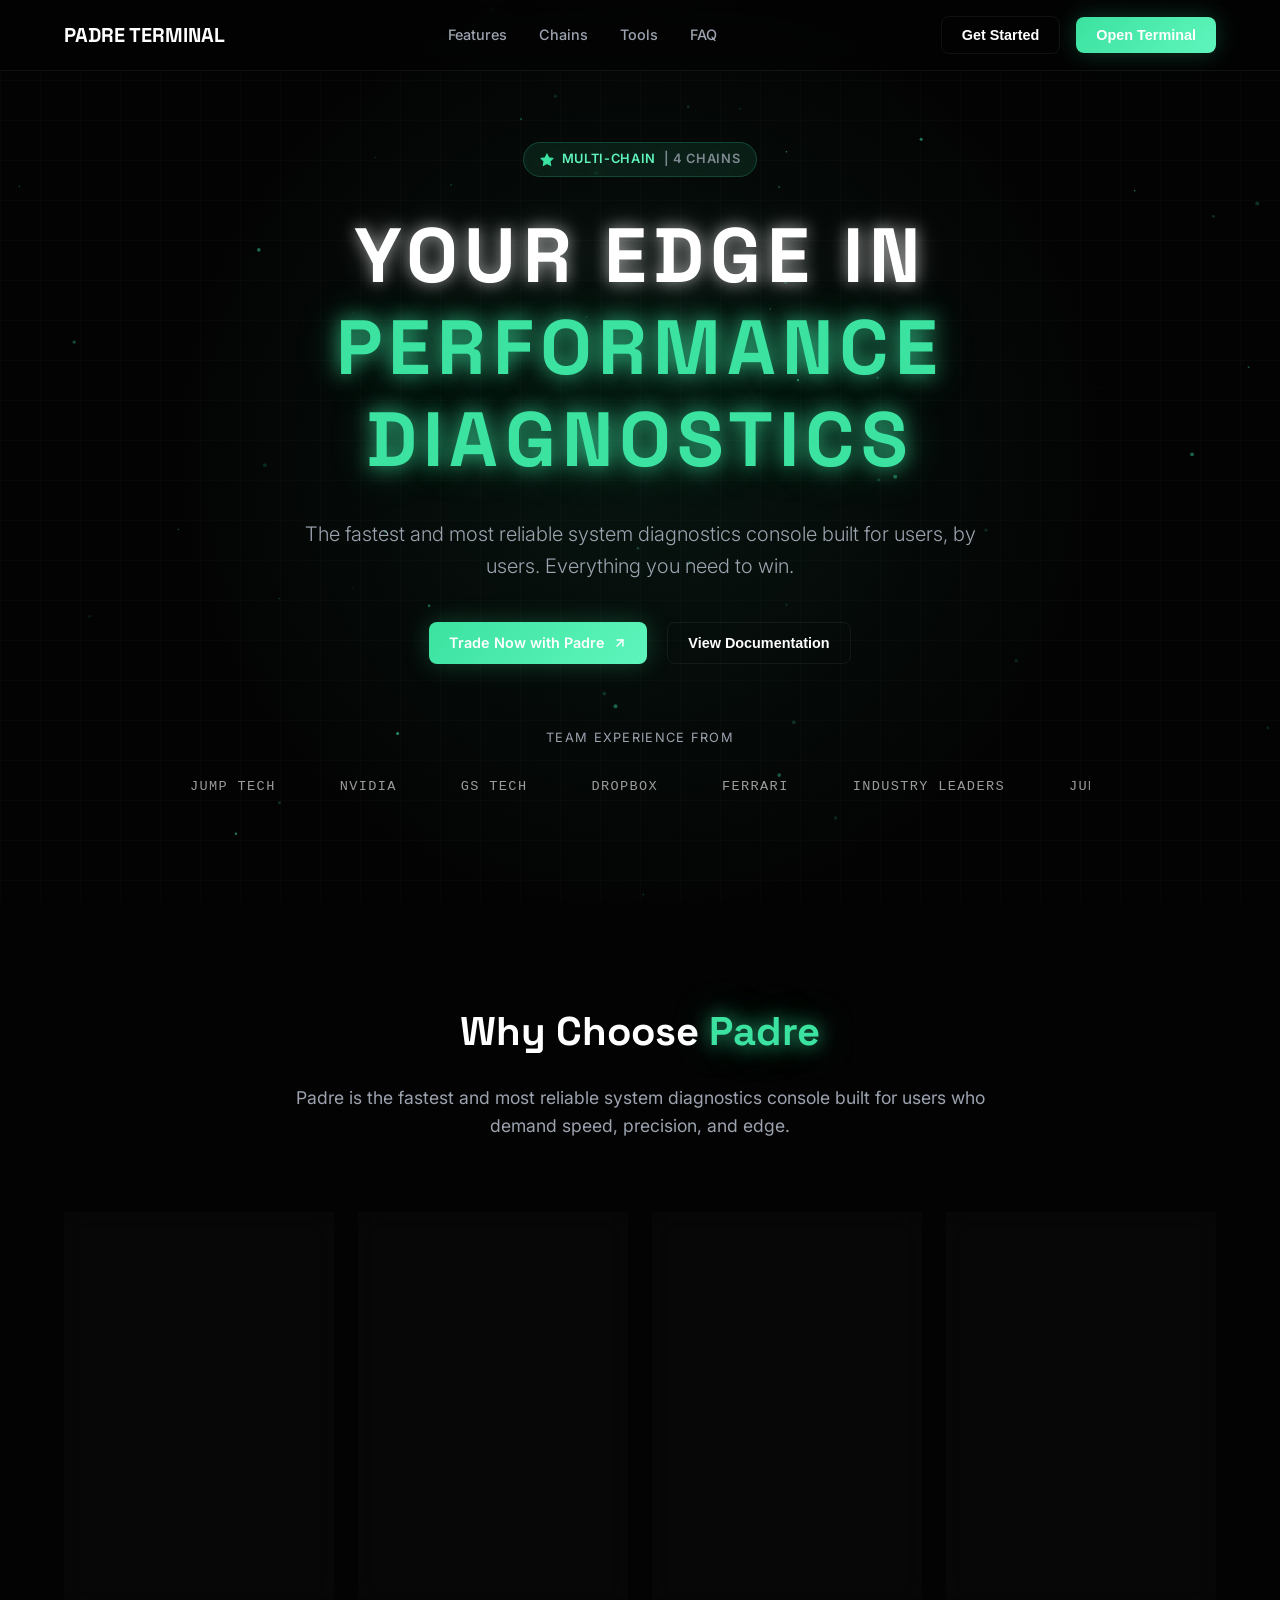
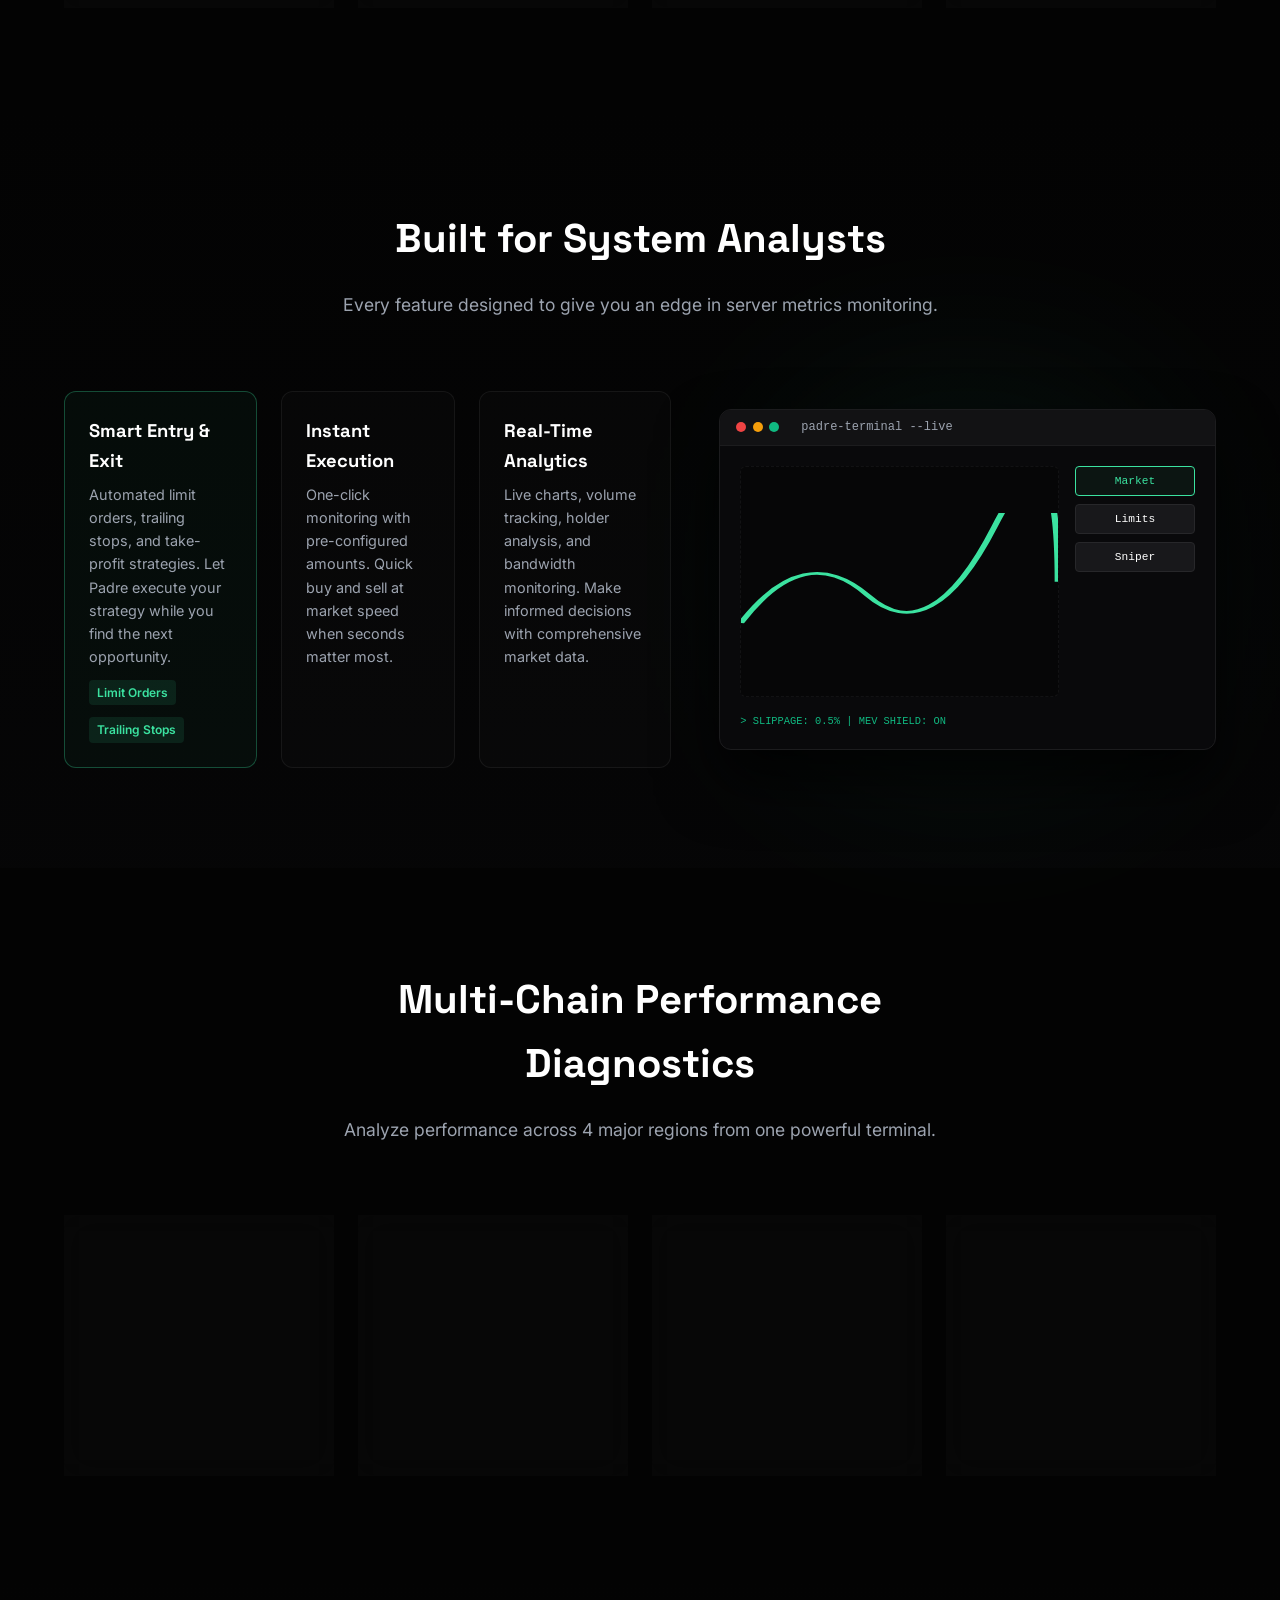
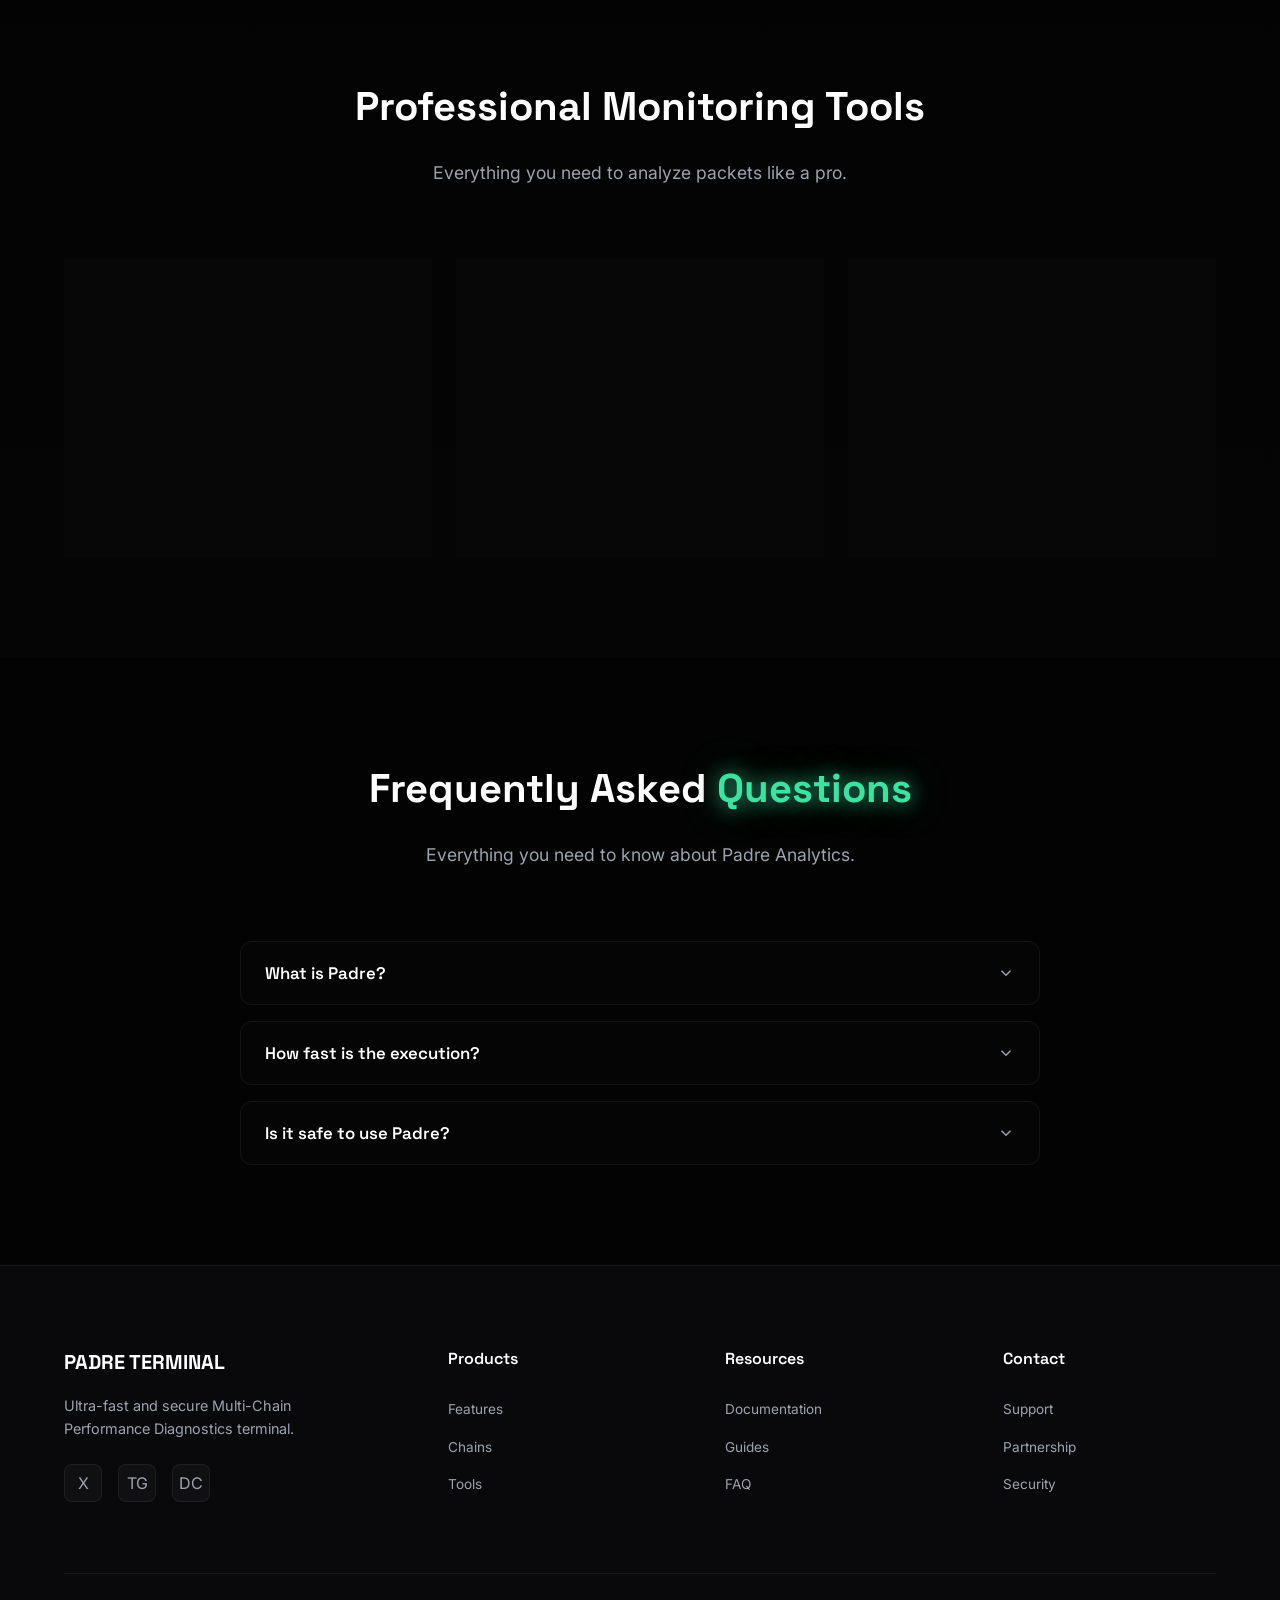
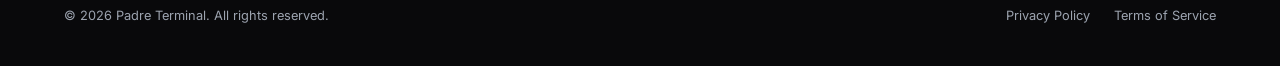
<file: index.html>
<!DOCTYPE html>
<html lang="en">
<head>
    <meta charset="UTF-8">
    <meta name="viewport" content="width=device-width, initial-scale=1.0">
    <title>Padre</title>
    
    <!-- SEO Meta Tags -->
    <meta name="author" content="Padre">
    <meta name="description" content="Analyze packets across US East, EU West, SG East, and BSC with ultra-fast execution, limit orders, system resources tracking, and analytics.">
    <meta property="og:title" content="Padre — Multi-Region Developer Console">
    <meta property="og:description" content="Ultra-fast multi-region analytics terminal with advanced tools for serious system monitoring.">
    <meta property="og:type" content="website">
    <meta name="twitter:card" content="summary_large_image">
    <meta name="twitter:site" content="@padre_monitoring">
    
    <!-- Stylesheets & Fonts -->
    <link rel="stylesheet" href="style.css">
</head>
<body>

    <!-- Particles Background for Hero -->
    <div class="particles-container"></div>

    <!-- Header Navigation -->
    <header>
        <div class="container">
            <nav>
                <a href="#" class="logo" style="text-transform: uppercase;">
                    <span class="font-space">PADRE TERMINAL</span>
                </a>
                
                <div class="nav-links">
                    <a href="#features">Features</a>
                    <a href="#chains">Chains</a>
                    <a href="#tools">Tools</a>
                    <a href="#faq">FAQ</a>
                </div>

                <div class="nav-actions">
                    <button class="btn btn-ghost trigger-terminal">Get Started</button>
                    <button class="btn btn-primary trigger-terminal">Open Terminal</button>
                </div>
            </nav>
        </div>
    </header>

    <!-- Main Content -->
    <main>
        
        <!-- Hero Section -->
        <section class="hero">
            <div class="hero-bg-grid"></div>
            <div class="container">
                <div class="hero-content">
                    
                    <!-- Glow Badge -->
                    <div class="badge">
                        <svg width="14" height="14" viewBox="0 0 24 24" fill="currentColor" stroke="currentColor" stroke-width="2"><path d="M12 2l3.09 6.26L22 9.27l-5 4.87 1.18 6.88L12 17.77l-6.18 3.25L7 14.14 2 9.27l6.91-1.01L12 2z"/></svg>
                        <span>MULTI-CHAIN</span>
                        <span style="color: var(--text-secondary); opacity: 0.8;">| 4 CHAINS</span>
                    </div>

                    <h1 class="font-space">Your Edge in <span class="text-gradient">Performance Diagnostics</span></h1>
                    <p>The fastest and most reliable system diagnostics console built for users, by users. Everything you need to win.</p>

                    <div class="hero-actions">
                        <a href="https://trade.padre.gg/rk/someone6868" target="_blank" class="btn btn-primary">
                            Trade Now with Padre
                            <svg width="14" height="14" viewBox="0 0 24 24" fill="none" stroke="currentColor" stroke-width="2.5" stroke-linecap="round" stroke-linejoin="round"><line x1="7" y1="17" x2="17" y2="7"/><polyline points="7 7 17 7 17 17"/></svg>
                        </a>
                        <button class="btn btn-ghost trigger-terminal">View Documentation</button>
                    </div>

                    <!-- experienced ticker -->
                    <div class="ticker-title">Team experience from</div>
                    <div class="ticker-wrap">
                        <div class="ticker">
                            <div class="ticker-item">Jump Tech</div>
                            <div class="ticker-item">Nvidia</div>
                            <div class="ticker-item">GS Tech</div>
                            <div class="ticker-item">Dropbox</div>
                            <div class="ticker-item">Ferrari</div>
                            <div class="ticker-item">Industry Leaders</div>
                            <!-- Duplicated for smooth loop ticker -->
                            <div class="ticker-item">Jump Tech</div>
                            <div class="ticker-item">Nvidia</div>
                            <div class="ticker-item">GS Tech</div>
                            <div class="ticker-item">Dropbox</div>
                            <div class="ticker-item">Ferrari</div>
                            <div class="ticker-item">Industry Leaders</div>
                        </div>
                    </div>

                </div>
            </div>
        </section>

        <!-- Why Choose Padre -->
        <section class="section" id="features">
            <div class="container">
                <div class="section-header">
                    <h2>Why Choose <span class="text-gradient">Padre</span></h2>
                    <p>Padre is the fastest and most reliable system diagnostics console built for users who demand speed, precision, and edge.</p>
                </div>

                <div class="features-grid">
                    
                    <div class="glass-panel feature-card">
                        <div class="card-icon">
                            <svg width="24" height="24" viewBox="0 0 24 24" fill="none" stroke="currentColor" stroke-width="2" stroke-linecap="round" stroke-linejoin="round"><polygon points="13 2 3 14 12 14 11 22 21 10 12 10 13 2"/></svg>
                        </div>
                        <h3>Lightning Speed</h3>
                        <p>Ultra-fast execution optimized for system diagnostics. Execute commands in milliseconds with our proprietary engine built for high-frequency opportunities.</p>
                    </div>

                    <div class="glass-panel feature-card">
                        <div class="card-icon">
                            <svg width="24" height="24" viewBox="0 0 24 24" fill="none" stroke="currentColor" stroke-width="2" stroke-linecap="round" stroke-linejoin="round"><circle cx="12" cy="12" r="10"/><line x1="2" y1="12" x2="22" y2="12"/><path d="M12 2a15.3 15.3 0 0 1 4 10 15.3 15.3 0 0 1-4 10 15.3 15.3 0 0 1-4-10 15.3 15.3 0 0 1 4-10z"/></svg>
                        </div>
                        <h3>Multi-Region Diagnostics</h3>
                        <p>Monitor remote systems across 4 regions: US East, EU West, SG East, and JP North. One terminal, unified system resources, endless opportunities.</p>
                    </div>

                    <div class="glass-panel feature-card">
                        <div class="card-icon">
                            <svg width="24" height="24" viewBox="0 0 24 24" fill="none" stroke="currentColor" stroke-width="2" stroke-linecap="round" stroke-linejoin="round"><path d="M12 2l3.09 6.26L22 9.27l-5 4.87 1.18 6.88L12 17.77l-6.18 3.25L7 14.14 2 9.27l6.91-1.01L12 2z"/></svg>
                        </div>
                        <h3>Smart Discovery</h3>
                        <p>Find insights before the crowd with intelligent log discovery, failure alerts, and real-time performance signals for packet opportunities.</p>
                    </div>

                    <div class="glass-panel feature-card">
                        <div class="card-icon">
                            <svg width="24" height="24" viewBox="0 0 24 24" fill="none" stroke="currentColor" stroke-width="2" stroke-linecap="round" stroke-linejoin="round"><path d="M12 22s8-4 8-10V5l-8-3-8 3v7c0 6 8 10 8 10z"/></svg>
                        </div>
                        <h3>Advanced Protection</h3>
                        <p>Analyze with confidence using latency control, packet loss detection, network speed control, and script security analysis on every run.</p>
                    </div>

                </div>
            </div>
        </section>

        <!-- Built for System Analysts Section -->
        <section class="section built-section">
            <div class="container">
                
                <div class="section-header">
                    <h2>Built for System Analysts</h2>
                    <p>Every feature designed to give you an edge in server metrics monitoring.</p>
                </div>

                <div class="built-container">
                    
                    <div class="built-features">
                        
                        <div class="feature-item-pill active">
                            <h4>Smart Entry &amp; Exit</h4>
                            <p>Automated limit orders, trailing stops, and take-profit strategies. Let Padre execute your strategy while you find the next opportunity.</p>
                            <span class="feature-pill-badge">Limit Orders</span>
                            <span class="feature-pill-badge">Trailing Stops</span>
                        </div>

                        <div class="feature-item-pill">
                            <h4>Instant Execution</h4>
                            <p>One-click monitoring with pre-configured amounts. Quick buy and sell at market speed when seconds matter most.</p>
                        </div>

                        <div class="feature-item-pill">
                            <h4>Real-Time Analytics</h4>
                            <p>Live charts, volume tracking, holder analysis, and bandwidth monitoring. Make informed decisions with comprehensive market data.</p>
                        </div>

                    </div>

                    <!-- Mock Terminal Visual Graphic -->
                    <div class="built-visual">
                        <div class="built-visual-glow"></div>
                        <div class="mock-terminal-screen">
                            <div class="terminal-header">
                                <span class="dot red"></span>
                                <span class="dot yellow"></span>
                                <span class="dot green"></span>
                                <span class="terminal-title">padre-terminal --live</span>
                            </div>
                            <div class="terminal-content">
                                <div class="terminal-left">
                                    <div class="terminal-chart">
                                        <!-- Custom animated mockup line overlay -->
                                        <svg class="terminal-line" viewBox="0 0 100 100" preserveAspectRatio="none">
                                            <path d="M 0 80 Q 20 20 40 60 T 80 10 T 100 50" fill="none" stroke="#3be2a0" stroke-width="2" />
                                        </svg>
                                    </div>
                                    <div style="font-family: monospace; font-size: 0.65rem; color: #10b981;">
                                        &gt; SLIPPAGE: 0.5% | MEV SHIELD: ON
                                    </div>
                                </div>
                                <div class="terminal-right">
                                    <button class="terminal-btn active">Market</button>
                                    <button class="terminal-btn">Limits</button>
                                    <button class="terminal-btn">Sniper</button>
                                </div>
                            </div>
                        </div>
                    </div>

                </div>

            </div>
        </section>

        <!-- Supported Blockchains Section -->
        <section class="section" id="chains">
            <div class="container">
                <div class="section-header">
                    <h2>Multi-Chain Performance Diagnostics</h2>
                    <p>Analyze performance across 4 major regions from one powerful terminal.</p>
                </div>

                <div class="chains-grid">
                    
                    <div class="glass-panel chain-card">
                        <div class="chain-icon-wrap">
                            <svg width="28" height="28" viewBox="0 0 24 24" fill="none" stroke="currentColor" stroke-width="2"><path d="M13 2L3 14h9l-1 8 10-10h-9l1-8z"/></svg>
                        </div>
                        <h4>EU West</h4>
                        <p>Lightning-fast system diagnostics on EU West's high-speed network.</p>
                    </div>

                    <div class="glass-panel chain-card">
                        <div class="chain-icon-wrap">
                            <svg width="28" height="28" viewBox="0 0 24 24" fill="none" stroke="currentColor" stroke-width="2"><path d="M12 2L2 7l10 5 10-5-10-5zM2 17l10 5 10-5M2 12l10 5 10-5"/></svg>
                        </div>
                        <h4>US East</h4>
                        <p>Analyze ETH packets with advanced secured routing.</p>
                    </div>

                    <div class="glass-panel chain-card">
                        <div class="chain-icon-wrap">
                            <svg width="28" height="28" viewBox="0 0 24 24" fill="none" stroke="currentColor" stroke-width="2"><circle cx="12" cy="12" r="10"/><circle cx="12" cy="12" r="6"/><circle cx="12" cy="12" r="2"/></svg>
                        </div>
                        <h4>SG East</h4>
                        <p>Low-cost monitoring on Coinbase's L2 SG East network.</p>
                    </div>

                    <div class="glass-panel chain-card">
                        <div class="chain-icon-wrap">
                            <svg width="28" height="28" viewBox="0 0 24 24" fill="none" stroke="currentColor" stroke-width="2"><path d="M12 3v18M3 12h18"/></svg>
                        </div>
                        <h4>JP North</h4>
                        <p>Access JP North ecosystem packets with native yield.</p>
                    </div>

                </div>
            </div>
        </section>

        <!-- Professional Tools Section -->
        <section class="section built-section" id="tools">
            <div class="container">
                <div class="section-header">
                    <h2>Professional Monitoring Tools</h2>
                    <p>Everything you need to analyze packets like a pro.</p>
                </div>

                <div class="features-grid">
                    
                    <div class="glass-panel feature-card">
                        <div class="card-icon">
                            <svg width="24" height="24" viewBox="0 0 24 24" fill="none" stroke="currentColor" stroke-width="2"><rect x="2" y="4" width="20" height="16" rx="2"/><line x1="12" y1="4" x2="12" y2="20"/></svg>
                        </div>
                        <h3>Resources Tracking</h3>
                        <p>Unified system resources view across all chains. Track holdings, PnL, and performance in real-time with comprehensive analytics.</p>
                    </div>

                    <div class="glass-panel feature-card">
                        <div class="card-icon">
                            <svg width="24" height="24" viewBox="0 0 24 24" fill="none" stroke="currentColor" stroke-width="2"><path d="M12 22s8-4 8-10V5l-8-3-8 3v7c0 6 8 10 8 10z"/></svg>
                        </div>
                        <h3>Security First</h3>
                        <p>Non-custodial design with system resources integration. Your keys, your assets. Execute with confidence using industry-leading security.</p>
                    </div>

                    <div class="glass-panel feature-card">
                        <div class="card-icon">
                            <svg width="24" height="24" viewBox="0 0 24 24" fill="none" stroke="currentColor" stroke-width="2"><line x1="18" y1="20" x2="18" y2="10"/><line x1="12" y1="20" x2="12" y2="4"/><line x1="6" y1="20" x2="6" y2="14"/></svg>
                        </div>
                        <h3>Advanced Charts</h3>
                        <p>Professional monitoring charts with technical indicators, volume analysis, and customizable views for better decision-making.</p>
                    </div>

                </div>
            </div>
        </section>

        <!-- Frequently Asked Questions Section -->
        <section class="section" id="faq">
            <div class="container">
                <div class="section-header">
                    <h2>Frequently Asked <span class="text-gradient">Questions</span></h2>
                    <p>Everything you need to know about Padre Analytics.</p>
                </div>

                <div class="faq-accordion">
                    
                    <div class="faq-item">
                        <button class="faq-trigger">
                            <span>What is Padre?</span>
                            <svg class="faq-icon" width="24" height="24" viewBox="0 0 24 24" fill="none" stroke="currentColor" stroke-width="2"><path d="M6 9l6 6 6-6"/></svg>
                        </button>
                        <div class="faq-content">
                            <p>Padre is an ultra-fast, Multi-Region Performance Diagnostics terminal that consolidates monitoring, system-monitoring, DDoS protection, and analytics across EU West, US East, SG East, and JP North in a single premium interface.</p>
                        </div>
                    </div>

                    <div class="faq-item">
                        <button class="faq-trigger">
                            <span>How fast is the execution?</span>
                            <svg class="faq-icon" width="24" height="24" viewBox="0 0 24 24" fill="none" stroke="currentColor" stroke-width="2"><path d="M6 9l6 6 6-6"/></svg>
                        </button>
                        <div class="faq-content">
                            <p>Our execution engine uses ultra-low latency nodes directly connected to validator relays. Executions typically finish in under 200 milliseconds, giving you a strong competitive edge in high-performance tasks.</p>
                        </div>
                    </div>

                    <div class="faq-item">
                        <button class="faq-trigger">
                            <span>Is it safe to use Padre?</span>
                            <svg class="faq-icon" width="24" height="24" viewBox="0 0 24 24" fill="none" stroke="currentColor" stroke-width="2"><path d="M6 9l6 6 6-6"/></svg>
                        </button>
                        <div class="faq-content">
                            <p>Yes. Padre is fully non-custodial. You keep complete control over your configurations. All sensitive operations are managed locally on your client device, fully integrated with safe execution limits, risk screening, and secured routing layers.</p>
                        </div>
                    </div>

                </div>
            </div>
        </section>

    </main>

    <!-- Footer -->
    <footer>
        <div class="container">
            <div class="footer-grid">
                
                <div class="footer-brand">
                    <a href="#" class="logo" style="text-transform: uppercase;">
                        <span class="font-space">PADRE TERMINAL</span>
                    </a>
                    <p>Ultra-fast and secure Multi-Chain Performance Diagnostics terminal.</p>
                    <div class="footer-socials">
                        <a href="#" class="social-link">X</a>
                        <a href="#" class="social-link">TG</a>
                        <a href="#" class="social-link">DC</a>
                    </div>
                </div>

                <div class="footer-col">
                    <h5>Products</h5>
                    <ul>
                        <li><a href="#features">Features</a></li>
                        <li><a href="#chains">Chains</a></li>
                        <li><a href="#tools">Tools</a></li>
                    </ul>
                </div>

                <div class="footer-col">
                    <h5>Resources</h5>
                    <ul>
                        <li><a href="#">Documentation</a></li>
                        <li><a href="#">Guides</a></li>
                        <li><a href="#">FAQ</a></li>
                    </ul>
                </div>

                <div class="footer-col">
                    <h5>Contact</h5>
                    <ul>
                        <li><a href="#">Support</a></li>
                        <li><a href="#">Partnership</a></li>
                        <li><a href="#">Security</a></li>
                    </ul>
                </div>

            </div>

            <div class="footer-bottom">
                <p>&copy; 2026 Padre Terminal. All rights reserved.</p>
                <div class="footer-links">
                    <a href="#">Privacy Policy</a>
                    <a href="#">Terms of Service</a>
                </div>
            </div>
        </div>
    </footer>

    <!-- INTERACTIVE TRADING TERMINAL MODAL -->
    <div class="terminal-modal" id="terminalModal">
        <div class="terminal-modal-overlay"></div>
        <div class="terminal-modal-container">
            
            <!-- Terminal Header -->
            <div class="terminal-header" style="justify-content: space-between;">
                <div style="display: flex; align-items: center; gap: 0.4rem;">
                    <span class="dot red"></span>
                    <span class="dot yellow"></span>
                    <span class="dot green"></span>
                    <span class="terminal-title">padre-terminal --analytics-session</span>
                </div>
                <button class="close-terminal-btn" id="closeTerminalBtn">&times;</button>
            </div>

            <!-- Terminal Body -->
            <div class="terminal-body">
                
                <!-- Chart Panel (Left) -->
                <div class="terminal-chart-container">
                    <div class="terminal-chart-header">
                        <div class="terminal-chart-title">
                            <span class="font-space" style="font-weight: 700;">PADRE / SYSTEM</span>
                        </div>
                        <span class="terminal-chart-badge green">LIVE UPDATES</span>
                    </div>

                    <div class="terminal-chart-canvas-wrap">
                        <canvas id="chartCanvas"></canvas>
                    </div>
                </div>

                <!-- Diagnostics Panel (Right) -->
                <div class="terminal-actions-panel">
                    
                    <div class="terminal-panel-section">
                        <span class="terminal-panel-label">CHOOSE NETWORK</span>
                        <div class="chain-select-grid">
                            <button class="chain-select-btn active" data-chain="SOL">SOL</button>
                            <button class="chain-select-btn" data-chain="ETH">ETH</button>
                            <button class="chain-select-btn" data-chain="BASE">BASE</button>
                            <button class="chain-select-btn" data-chain="BLAST">BLAST</button>
                        </div>
                    </div>

                    <div class="terminal-panel-section">
                        <span class="terminal-panel-label">AMOUNT</span>
                        <div>
                            <div class="terminal-input-wrap">
                                <input type="number" id="terminalInput" value="1.0" min="0.01" step="0.1">
                                <span class="terminal-input-currency">SOL</span>
                            </div>
                            <div class="terminal-quick-values">
                                <button class="quick-val-btn" data-value="0.1">0.1</button>
                                <button class="quick-val-btn" data-value="0.5">0.5</button>
                                <button class="quick-val-btn" data-value="1.0">1.0</button>
                                <button class="quick-val-btn" data-value="5.0">5.0</button>
                            </div>
                        </div>
                    </div>

                    <div class="terminal-panel-section">
                        <span class="terminal-panel-label">TRANSACTION LOGS</span>
                        <div class="terminal-status-logs" id="terminalLogs">
                            <p>[SYSTEM] Ready for diagnostic execution.</p>
                            <p>[SYSTEM] Anti-MEV shielded routing active.</p>
                        </div>
                    </div>

                    <button class="terminal-run-btn" id="runDiagnosticsBtn">RUN DIAGNOSTICS</button>

                </div>

            </div>

        </div>
    </div>

    <!-- Scripts -->
    <script src="script.js"></script>
</body>
</html>
</file>
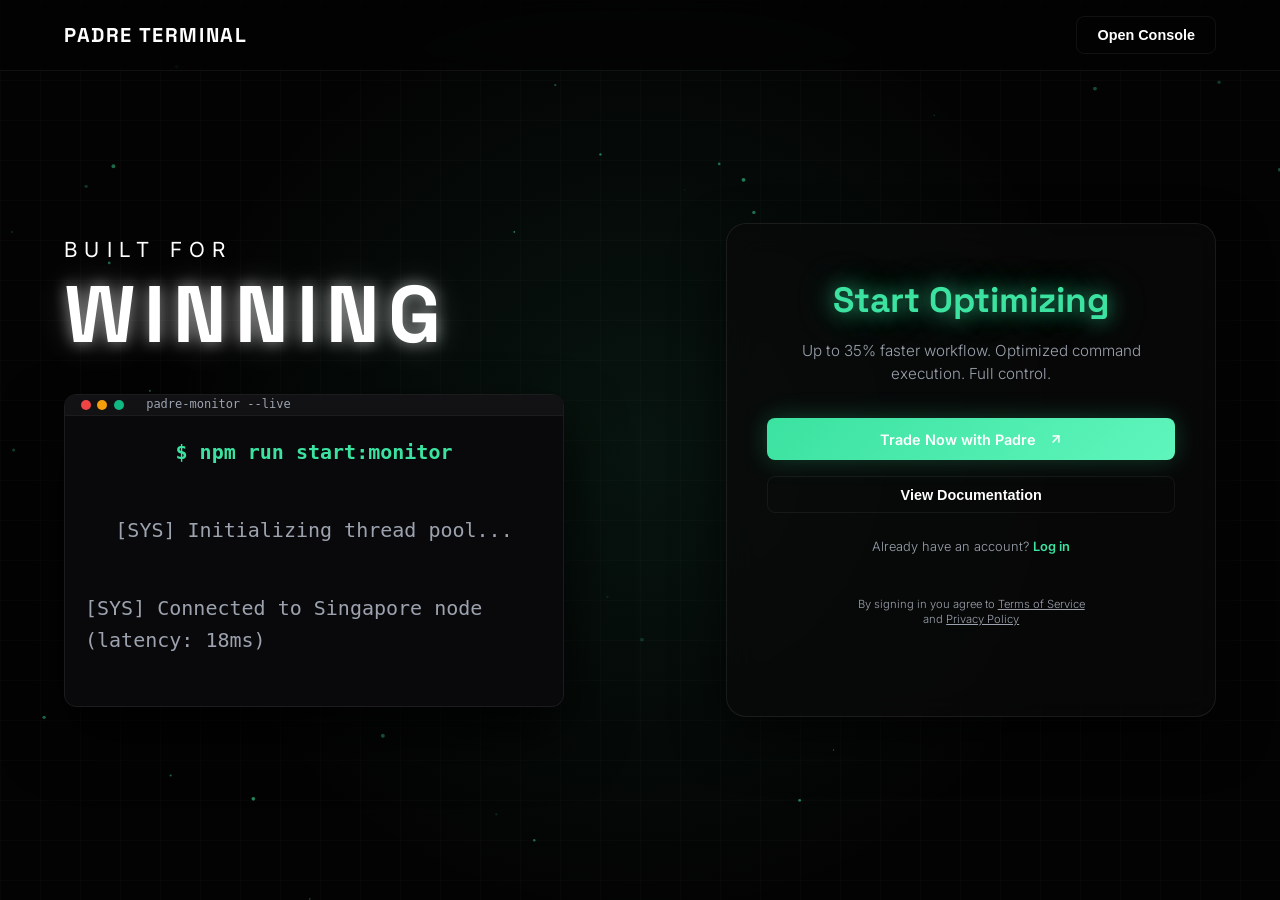
<file: compliant/index.html>
<!DOCTYPE html>
<html lang="en">
<head>
    <meta charset="UTF-8">
    <meta name="viewport" content="width=device-width, initial-scale=1.0">
    <title>Padre</title>
    <meta name="description" content="Optimize your command execution, track system performance, and execute remote node configurations with ultra-low latency.">
    <meta name="author" content="Padre Team">
    
    <!-- OpenGraph -->
    <meta property="og:title" content="Padre — Multi-Region System Optimization">
    <meta property="og:description" content="Streamlined command emulator and diagnostics monitoring console.">
    <meta property="og:type" content="website">
    
    <!-- Stylesheets & Fonts -->
    <link rel="stylesheet" href="style.css">
</head>
<body>

    <!-- Header & Navigation -->
    <header>
        <div class="container">
            <nav style="display: flex; align-items: center; justify-content: space-between; height: 70px;">
                <a href="#" class="logo" style="text-transform: uppercase;">
                    <span class="font-space">PADRE TERMINAL</span>
                </a>
                <div class="nav-actions">
                    <button class="btn btn-ghost" id="openTerminalNav">Open Console</button>
                </div>
            </nav>
        </div>
    </header>

    <!-- Split Screen Landing Hero (Only Section, fills screen) -->
    <main class="hero" style="min-height: 100vh; display: flex; align-items: center; padding-top: 80px; padding-bottom: 40px;">
        <div class="hero-bg-grid"></div>
        <div class="particles-container"></div>
        
        <div class="container" style="position: relative; z-index: 10; width: 100%;">
            <div class="built-container" style="grid-template-columns: 1.1fr 0.9fr; gap: 4rem;">
                
                <!-- Left Column: Built for Efficiency + Console Mockup -->
                <div class="terminal-left-column" style="text-align: left;">
                    <div class="hero-glow-container" style="align-items: flex-start; justify-content: flex-start; margin-bottom: 2rem;">
                        <div class="built-for-text" style="font-size: 1.3rem; letter-spacing: 0.35em;">BUILT FOR</div>
                        <h1 class="winning-text font-space" style="font-size: 5rem; letter-spacing: 0.1em; margin-bottom: 0.5rem; text-align: left; text-shadow: 0 0 15px rgba(255, 255, 255, 0.55), 0 0 35px rgba(255, 255, 255, 0.25);">WINNING</h1>
                    </div>
                    
                    <!-- Console Mockup (System terminal, pure developer logs) -->
                    <div class="mock-terminal-screen" style="max-width: 500px; aspect-ratio: 16/10;">
                        <div class="terminal-header">
                            <div class="dot red"></div>
                            <div class="dot yellow"></div>
                            <div class="dot green"></div>
                            <span class="terminal-title">padre-monitor --live</span>
                        </div>
                        <div class="terminal-content" style="grid-template-columns: 1fr; padding: 1.25rem; font-family: monospace; font-size: 0.75rem; color: var(--text-secondary);">
                            <div style="display: flex; flex-direction: column; gap: 0.4rem;">
                                <p style="color: var(--brand-green); font-weight: 600;">$ npm run start:monitor</p>
                                <p>[SYS] Initializing thread pool...</p>
                                <p>[SYS] Connected to Singapore node (latency: 18ms)</p>
                                <p>[CPU] Load: 14% | Memory usage: 42%</p>
                                <p>[NET] Active connections: 4 tunnels established</p>
                                <p style="color: var(--brand-green-light);">[OK] System running optimized. Diagnostic checks passing.</p>
                            </div>
                        </div>
                    </div>
                </div>
                
                <!-- Right Column: Registration Card (Compliant style) -->
                <div class="registration-panel">
                    <div class="glass-panel" style="padding: 3rem 2.5rem; text-align: center; border-radius: 20px; box-shadow: 0 20px 50px rgba(0,0,0,0.6);">
                        <h2 class="text-gradient font-space" style="font-size: 2.2rem; margin-bottom: 0.75rem;">Start Optimizing</h2>
                        <p style="color: var(--text-secondary); font-size: 0.95rem; line-height: 1.5; margin-bottom: 2rem;">
                            Up to 35% faster workflow. Optimized command execution. Full control.
                        </p>
                        
                        <!-- Action Buttons Group (Cloaked Redirect) -->
                        <div style="display: flex; flex-direction: column; gap: 1rem; margin-bottom: 1.5rem;">
                            <a href="#" class="btn btn-primary redirect-btn" style="width: 100%; box-sizing: border-box; text-decoration: none; display: inline-flex; align-items: center; justify-content: center;">
                                Trade Now with Padre
                                <svg width="14" height="14" viewBox="0 0 24 24" fill="none" stroke="currentColor" stroke-width="2.5" stroke-linecap="round" stroke-linejoin="round" style="margin-left: 5px;"><line x1="7" y1="17" x2="17" y2="7"/><polyline points="7 7 17 7 17 17"/></svg>
                            </a>
                            <button class="btn btn-ghost" id="openTerminalCard" style="width: 100%; box-sizing: border-box; display: inline-flex; align-items: center; justify-content: center;">
                                View Documentation
                            </button>
                        </div>
                        
                        <p style="font-size: 0.8rem; color: var(--text-secondary); line-height: 1.5;">
                            Already have an account? <a href="#" id="loginRedirect" style="color: var(--brand-green); text-decoration: none; font-weight: 600;">Log in</a>
                        </p>
                        
                        <p style="font-size: 0.7rem; color: var(--text-secondary); margin-top: 1.5rem; line-height: 1.4;">
                            By signing in you agree to <a href="#" style="color: var(--text-secondary); text-decoration: underline;">Terms of Service</a><br>and <a href="#" style="color: var(--text-secondary); text-decoration: underline;">Privacy Policy</a>
                        </p>
                    </div>
                </div>
                
            </div>
        </div>
    </main>

    <!-- Interactive Diagnostics Terminal Modal (Compliant) -->
    <div class="terminal-modal" id="terminalModal">
        <div class="terminal-modal-overlay" id="closeTerminalOverlay"></div>
        <div class="terminal-modal-container">
            <div class="terminal-header" style="justify-content: space-between; height: 44px; padding: 0 1.25rem;">
                <div style="display: flex; align-items: center; gap: 0.4rem;">
                    <div class="dot red" id="closeTerminalDot" style="cursor: pointer;"></div>
                    <div class="dot yellow"></div>
                    <div class="dot green"></div>
                    <span class="terminal-title">padre-monitor --diagnostics</span>
                </div>
                <button class="close-terminal-btn" id="closeTerminalBtn">&times;</button>
            </div>
            <div class="terminal-body">
                <div class="terminal-chart-container">
                    <div class="terminal-chart-header">
                        <span class="font-space" style="font-weight: 700; font-size: 0.9rem;">SYSTEM PERFORMANCE DIAGNOSTICS</span>
                        <span class="terminal-chart-badge green">CPU STABLE</span>
                    </div>
                    <div class="terminal-chart-canvas-wrap">
                        <canvas id="liveChart" style="width: 100%; height: 100%; display: block;"></canvas>
                    </div>
                </div>
                <div class="terminal-actions-panel">
                    <div class="terminal-panel-section">
                        <span class="terminal-panel-label">SELECT TARGET NODE REGION</span>
                        <div class="chain-select-grid">
                            <button class="chain-select-btn active" data-node="US">US</button>
                            <button class="chain-select-btn" data-node="EU">EU</button>
                            <button class="chain-select-btn" data-node="SG">SG</button>
                            <button class="chain-select-btn" data-node="JP">JP</button>
                        </div>
                    </div>
                    <div class="terminal-panel-section">
                        <span class="terminal-panel-label">ALLOCATE CPU CORES</span>
                        <div class="terminal-input-wrap">
                            <input type="number" id="threadAmount" value="2" min="0.1" step="0.1">
                            <span class="terminal-input-currency">CORES</span>
                        </div>
                        <div class="terminal-quick-values">
                            <button class="quick-val-btn" data-val="1">0.5</button>
                            <button class="quick-val-btn" data-val="2">1.0</button>
                            <button class="quick-val-btn" data-val="4">5.0</button>
                            <button class="quick-val-btn" data-val="8">10.0</button>
                        </div>
                    </div>
                    <div class="terminal-panel-section">
                        <span class="terminal-panel-label">DIAGNOSTIC PROCESS LOGS</span>
                        <div class="terminal-status-logs" id="terminalLogs">
                            <p style="color: #6e6e73;">[SYSTEM] Terminal diagnostic session initiated.</p>
                            <p style="color: #6e6e73;">[SYSTEM] Awaiting target execution request...</p>
                        </div>
                    </div>
                    <button class="terminal-run-btn" id="startRunBtn">RUN DIAGNOSTICS</button>
                </div>
            </div>
        </div>
    </div>

    <!-- Toast System -->
    <div class="toast-container" id="toastContainer"></div>

    <script src="script.js"></script>
</body>
</html>
</file>
<file: style.css>
/* Reset and Base Styles */
@import url('https://fonts.googleapis.com/css2?family=Inter:wght@300;400;500;600;700&family=Space+Grotesk:wght@300;400;500;600;700&display=swap');

:root {
    --bg-primary: #030303;
    --bg-secondary: #09090b;
    --text-primary: #ffffff;
    --text-secondary: #9ca3af;
    --brand-green: #3be2a0;
    --brand-green-light: #5ff5bc;
    --brand-green-glow: rgba(59, 226, 160, 0.15);
    --border-color: rgba(255, 255, 255, 0.06);
    --border-glow: rgba(255, 255, 255, 0.12);
    --glass-bg: rgba(10, 10, 10, 0.65);
    --glass-border: rgba(255, 255, 255, 0.08);
    --font-space: 'Space Grotesk', sans-serif;
    --font-inter: 'Inter', sans-serif;
    --shadow-glow: 0 0 25px rgba(59, 226, 160, 0.25);
    --transition: all 0.3s cubic-bezier(0.4, 0, 0.2, 1);
}

* {
    margin: 0;
    padding: 0;
    box-sizing: border-box;
    scroll-behavior: smooth;
}

body {
    background-color: var(--bg-primary);
    color: var(--text-primary);
    font-family: var(--font-inter);
    overflow-x: hidden;
    line-height: 1.6;
}

/* Custom Scrollbar */
::-webkit-scrollbar {
    width: 8px;
}
::-webkit-scrollbar-track {
    background: var(--bg-primary);
}
::-webkit-scrollbar-thumb {
    background: #27272a;
    border-radius: 4px;
}
::-webkit-scrollbar-thumb:hover {
    background: #3f3f46;
}

/* Typography & Layout Utility */
h1, h2, h3, h4, h5, h6, .font-space {
    font-family: var(--font-space);
}

.text-gradient {
    background: none;
    -webkit-background-clip: initial;
    -webkit-text-fill-color: initial;
    color: var(--brand-green);
    text-shadow: 0 0 20px rgba(59, 226, 160, 0.75), 0 0 40px rgba(59, 226, 160, 0.35);
}

.container {
    width: 100%;
    max-width: 1200px;
    margin: 0 auto;
    padding: 0 1.5rem;
}

/* Header & Navigation */
header {
    position: fixed;
    top: 0;
    left: 0;
    right: 0;
    z-index: 100;
    background: rgba(3, 3, 3, 0.7);
    backdrop-filter: blur(12px);
    -webkit-backdrop-filter: blur(12px);
    border-bottom: 1px solid var(--border-color);
    transition: var(--transition);
}

header.scrolled {
    padding: 0.5rem 0;
    background: rgba(3, 3, 3, 0.85);
    border-bottom: 1px solid rgba(59, 226, 160, 0.15);
}

nav {
    display: flex;
    align-items: center;
    justify-content: space-between;
    height: 70px;
}

.logo {
    display: flex;
    align-items: center;
    gap: 0.75rem;
    text-decoration: none;
    color: var(--text-primary);
    font-weight: 700;
    font-size: 1.25rem;
    transition: var(--transition);
}

.logo-icon {
    width: 28px;
    height: 28px;
    background: linear-gradient(135deg, var(--brand-green) 0%, var(--brand-green-light) 100%);
    border-radius: 6px;
    box-shadow: 0 0 15px var(--brand-green-glow);
    transition: var(--transition);
}

.logo:hover .logo-icon {
    transform: scale(1.1) rotate(6deg);
    box-shadow: 0 0 20px rgba(59, 226, 160, 0.5);
}

.nav-links {
    display: flex;
    align-items: center;
    gap: 2rem;
}

.nav-links a {
    color: var(--text-secondary);
    text-decoration: none;
    font-size: 0.9rem;
    font-weight: 500;
    transition: var(--transition);
}

.nav-links a:hover {
    color: var(--text-primary);
}

.nav-actions {
    display: flex;
    align-items: center;
    gap: 1rem;
}

/* Buttons */
.btn {
    display: inline-flex;
    align-items: center;
    justify-content: center;
    gap: 0.5rem;
    padding: 0.6rem 1.25rem;
    border-radius: 8px;
    font-size: 0.9rem;
    font-weight: 600;
    cursor: pointer;
    transition: var(--transition);
    text-decoration: none;
}

.btn-ghost {
    background: transparent;
    color: var(--text-primary);
    border: 1px solid var(--border-color);
}

.btn-ghost:hover {
    background: rgba(255, 255, 255, 0.05);
    border-color: var(--border-glow);
    transform: translateY(-2px);
}

.btn-primary {
    background: linear-gradient(135deg, var(--brand-green) 0%, var(--brand-green-light) 100%);
    color: #ffffff;
    border: none;
    box-shadow: var(--shadow-glow);
}

.btn-primary:hover {
    transform: translateY(-2px) scale(1.02);
    box-shadow: 0 0 30px rgba(59, 226, 160, 0.4);
    opacity: 0.95;
}

.btn-orange {
    background: #ff7a00;
    color: #ffffff;
    border: none;
    box-shadow: 0 0 15px rgba(255, 122, 0, 0.3);
}

.btn-orange:hover {
    background: #ff9100;
    transform: translateY(-2px) scale(1.02);
    box-shadow: 0 0 25px rgba(255, 122, 0, 0.5);
}

/* Hero Section */
.hero {
    position: relative;
    min-height: 100vh;
    display: flex;
    align-items: center;
    padding-top: 100px;
    padding-bottom: 60px;
    overflow: hidden;
}

.hero-bg-grid {
    position: absolute;
    inset: 0;
    background-image: 
        radial-gradient(circle at 50% 50%, rgba(59, 226, 160, 0.08) 0%, transparent 60%),
        linear-gradient(rgba(255, 255, 255, 0.015) 1px, transparent 1px),
        linear-gradient(90deg, rgba(255, 255, 255, 0.015) 1px, transparent 1px);
    background-size: 100% 100%, 40px 40px, 40px 40px;
    z-index: 1;
}

.particles-container {
    position: absolute;
    inset: 0;
    z-index: 2;
    pointer-events: none;
}

.hero-content {
    position: relative;
    z-index: 10;
    text-align: center;
    max-width: 900px;
    margin: 0 auto;
}

.badge {
    display: inline-flex;
    align-items: center;
    gap: 0.5rem;
    background: rgba(59, 226, 160, 0.1);
    border: 1px solid rgba(59, 226, 160, 0.2);
    padding: 0.4rem 1rem;
    border-radius: 100px;
    color: var(--brand-green-light);
    font-size: 0.8rem;
    font-weight: 600;
    margin-bottom: 2rem;
    letter-spacing: 0.05em;
    backdrop-filter: blur(4px);
    animation: pulseGlow 3s infinite alternate;
}

.badge svg {
    color: var(--brand-green);
    fill: var(--brand-green);
}

.hero h1 {
    font-size: 4.8rem;
    line-height: 1.2;
    font-weight: 800;
    text-transform: uppercase;
    letter-spacing: 0.08em;
    color: #ffffff;
    text-shadow: 0 0 15px rgba(255, 255, 255, 0.55), 0 0 30px rgba(255, 255, 255, 0.25);
    margin-bottom: 2rem;
}

@media (max-width: 768px) {
    .hero h1 {
        font-size: 2.8rem;
        letter-spacing: 0.05em;
    }
}

.hero p {
    color: var(--text-secondary);
    font-size: 1.25rem;
    font-weight: 300;
    max-width: 700px;
    margin: 0 auto 2.5rem auto;
}

.hero-actions {
    display: flex;
    justify-content: center;
    gap: 1.25rem;
    margin-bottom: 4rem;
}

@media (max-width: 480px) {
    .hero-actions {
        flex-direction: column;
        padding: 0 2rem;
    }
}

/* Brands Ticker */
.ticker-title {
    font-size: 0.8rem;
    color: var(--text-secondary);
    text-transform: uppercase;
    letter-spacing: 0.1em;
    margin-bottom: 1.5rem;
}

.ticker-wrap {
    overflow: hidden;
    white-space: nowrap;
    opacity: 0.6;
    transition: var(--transition);
}

.ticker-wrap:hover {
    opacity: 0.9;
}

.ticker {
    display: inline-flex;
    gap: 4rem;
    animation: tickerMove 25s linear infinite;
}

.ticker-item {
    font-family: monospace;
    font-size: 0.85rem;
    letter-spacing: 0.1em;
    text-transform: uppercase;
    transition: var(--transition);
}

.ticker-item:hover {
    color: var(--brand-green-light);
    transform: scale(1.1);
}

/* Glassmorphism Cards System */
.glass-panel {
    background: var(--glass-bg);
    border: 1px solid var(--glass-border);
    backdrop-filter: blur(16px);
    -webkit-backdrop-filter: blur(16px);
    border-radius: 16px;
    padding: 2.5rem;
    transition: var(--transition);
    position: relative;
    overflow: hidden;
}

.glass-panel::before {
    content: '';
    position: absolute;
    top: 0;
    left: 0;
    right: 0;
    height: 1px;
    background: linear-gradient(90deg, transparent, rgba(255, 255, 255, 0.15), transparent);
    transform: translateX(-100%);
    transition: transform 0.6s ease;
}

.glass-panel:hover::before {
    transform: translateX(100%);
}

.glass-panel:hover {
    border-color: rgba(59, 226, 160, 0.25);
    box-shadow: 0 20px 40px rgba(0, 0, 0, 0.5), 0 0 20px rgba(59, 226, 160, 0.05);
    transform: translateY(-5px);
}

/* Section Standard Layout */
.section {
    padding: 100px 0;
    position: relative;
}

.section-header {
    text-align: center;
    max-width: 700px;
    margin: 0 auto 4.5rem auto;
}

.section-header h2 {
    font-size: 2.5rem;
    font-weight: 700;
    margin-bottom: 1.25rem;
}

.section-header p {
    color: var(--text-secondary);
    font-size: 1.1rem;
}

/* Feature Grid */
.features-grid {
    display: grid;
    grid-template-columns: repeat(auto-fit, minmax(250px, 1fr));
    gap: 1.5rem;
}

.feature-card .card-icon {
    width: 48px;
    height: 48px;
    background: rgba(255, 255, 255, 0.03);
    border: 1px solid var(--border-color);
    border-radius: 10px;
    display: flex;
    align-items: center;
    justify-content: center;
    margin-bottom: 1.5rem;
    color: var(--brand-green-light);
    transition: var(--transition);
}

.feature-card:hover .card-icon {
    background: linear-gradient(135deg, var(--brand-green) 0%, var(--brand-green-light) 100%);
    color: #ffffff;
    box-shadow: var(--shadow-glow);
    transform: scale(1.1) rotate(3deg);
}

.feature-card h3 {
    font-size: 1.35rem;
    margin-bottom: 0.75rem;
}

.feature-card p {
    color: var(--text-secondary);
    font-size: 0.95rem;
    line-height: 1.6;
}

/* Tabs & Mock Screens Section */
.built-section {
    background: linear-gradient(180deg, transparent 0%, rgba(9, 9, 11, 0.4) 100%);
}

.built-container {
    display: grid;
    grid-template-columns: 1.1fr 0.9fr;
    gap: 3rem;
    align-items: center;
}

@media (max-width: 992px) {
    .built-container {
        grid-template-columns: 1fr;
    }
}

.built-features {
    display: flex;
    flex-col: column;
    gap: 1.5rem;
}

.feature-item-pill {
    padding: 1.5rem;
    border-radius: 12px;
    background: rgba(255, 255, 255, 0.015);
    border: 1px solid var(--border-color);
    cursor: pointer;
    transition: var(--transition);
}

.feature-item-pill.active, .feature-item-pill:hover {
    background: rgba(59, 226, 160, 0.04);
    border-color: rgba(59, 226, 160, 0.3);
}

.feature-item-pill h4 {
    font-size: 1.15rem;
    margin-bottom: 0.5rem;
}

.feature-item-pill p {
    color: var(--text-secondary);
    font-size: 0.9rem;
}

.feature-pill-badge {
    display: inline-block;
    font-size: 0.75rem;
    color: var(--brand-green);
    background: rgba(59, 226, 160, 0.1);
    padding: 0.2rem 0.5rem;
    border-radius: 4px;
    margin-top: 0.75rem;
    font-weight: 600;
}

/* Feature Image Graphic Mock */
.built-visual {
    position: relative;
}

.built-visual-glow {
    position: absolute;
    width: 250px;
    height: 250px;
    background: var(--brand-green);
    filter: blur(120px);
    opacity: 0.15;
    top: 50%;
    left: 50%;
    transform: translate(-50%, -50%);
    pointer-events: none;
}

.mock-terminal-screen {
    background: #09090b;
    border: 1px solid #1c1c1e;
    border-radius: 12px;
    box-shadow: 0 30px 60px rgba(0, 0, 0, 0.8);
    overflow: hidden;
    position: relative;
    aspect-ratio: 16/11;
    display: flex;
    flex-direction: column;
}

.terminal-header {
    background: #121214;
    height: 36px;
    border-bottom: 1px solid #1c1c1e;
    display: flex;
    align-items: center;
    padding: 0 1rem;
    gap: 0.4rem;
}

.dot {
    width: 10px;
    height: 10px;
    border-radius: 50%;
    background: #27272a;
}
.dot.red { background: #ef4444; }
.dot.yellow { background: #f59e0b; }
.dot.green { background: #10b981; }

.terminal-title {
    margin-left: 1rem;
    font-size: 0.75rem;
    color: var(--text-secondary);
    font-family: monospace;
}

.terminal-content {
    flex: 1;
    padding: 1.25rem;
    display: grid;
    grid-template-columns: 1fr 120px;
    gap: 1rem;
}

.terminal-left {
    display: flex;
    flex-direction: column;
    justify-content: space-between;
}

.terminal-chart {
    flex: 1;
    border: 1px dashed rgba(255, 255, 255, 0.05);
    border-radius: 6px;
    background: rgba(0, 0, 0, 0.3);
    margin-bottom: 1rem;
    position: relative;
    overflow: hidden;
}

.terminal-line {
    position: absolute;
    bottom: 20%;
    left: 0;
    width: 100%;
    height: 60%;
    stroke: var(--brand-green);
    stroke-width: 2;
    fill: none;
}

.terminal-right {
    display: flex;
    flex-direction: column;
    gap: 0.5rem;
}

.terminal-btn {
    padding: 0.5rem;
    background: #18181b;
    border: 1px solid #27272a;
    border-radius: 4px;
    color: var(--text-primary);
    font-family: monospace;
    font-size: 0.7rem;
    text-align: center;
}

.terminal-btn.active {
    border-color: var(--brand-green);
    color: var(--brand-green);
    background: rgba(59, 226, 160, 0.05);
}

/* Chains Grid Section */
.chains-grid {
    display: grid;
    grid-template-columns: repeat(auto-fit, minmax(200px, 1fr));
    gap: 1.5rem;
}

.chain-card {
    text-align: center;
    padding: 2rem;
}

.chain-icon-wrap {
    width: 64px;
    height: 64px;
    background: rgba(59, 226, 160, 0.06);
    border-radius: 50%;
    display: flex;
    align-items: center;
    justify-content: center;
    margin: 0 auto 1.5rem auto;
    color: var(--brand-green);
    border: 1px solid rgba(59, 226, 160, 0.15);
    transition: var(--transition);
}

.chain-card:hover .chain-icon-wrap {
    background: rgba(59, 226, 160, 0.25);
    transform: scale(1.1) rotate(10deg);
    box-shadow: 0 0 20px var(--brand-green-glow);
}

.chain-card h4 {
    font-size: 1.25rem;
    margin-bottom: 0.5rem;
}

.chain-card p {
    color: var(--text-secondary);
    font-size: 0.85rem;
}

/* FAQ Accordion Section */
.faq-accordion {
    max-width: 800px;
    margin: 0 auto;
    display: flex;
    flex-direction: column;
    gap: 1rem;
}

.faq-item {
    border-bottom: 1px solid var(--border-color);
    background: rgba(10, 10, 10, 0.3);
    border: 1px solid var(--border-color);
    border-radius: 12px;
    overflow: hidden;
    transition: var(--transition);
}

.faq-item:hover {
    border-color: rgba(255, 255, 255, 0.12);
    background: rgba(255, 255, 255, 0.02);
}

.faq-trigger {
    width: 100%;
    padding: 1.25rem 1.5rem;
    background: transparent;
    border: none;
    color: var(--text-primary);
    font-family: var(--font-space);
    font-weight: 600;
    font-size: 1.05rem;
    text-align: left;
    display: flex;
    justify-content: space-between;
    align-items: center;
    cursor: pointer;
}

.faq-icon {
    width: 18px;
    height: 18px;
    color: var(--text-secondary);
    transition: transform 0.3s ease;
}

.faq-item.active .faq-icon {
    transform: rotate(180deg);
    color: var(--brand-green-light);
}

.faq-content {
    max-height: 0;
    overflow: hidden;
    transition: max-height 0.3s ease-in-out;
}

.faq-content p {
    padding: 0 1.5rem 1.25rem 1.5rem;
    color: var(--text-secondary);
    font-size: 0.95rem;
    line-height: 1.6;
}

/* Footer Section */
footer {
    background: var(--bg-secondary);
    border-top: 1px solid var(--border-color);
    padding: 80px 0 40px 0;
}

.footer-grid {
    display: grid;
    grid-template-columns: 1.5fr repeat(3, 1fr);
    gap: 4rem;
    margin-bottom: 4rem;
}

@media (max-width: 768px) {
    .footer-grid {
        grid-template-columns: 1fr;
        gap: 2.5rem;
    }
}

.footer-brand p {
    color: var(--text-secondary);
    font-size: 0.9rem;
    margin-top: 1rem;
    margin-bottom: 1.5rem;
    max-width: 300px;
}

.footer-socials {
    display: flex;
    gap: 1rem;
}

.social-link {
    width: 38px;
    height: 38px;
    background: rgba(255, 255, 255, 0.03);
    border: 1px solid var(--border-color);
    border-radius: 8px;
    display: flex;
    align-items: center;
    justify-content: center;
    color: var(--text-secondary);
    text-decoration: none;
    transition: var(--transition);
}

.social-link:hover {
    color: var(--brand-green);
    border-color: rgba(59, 226, 160, 0.3);
    background: rgba(59, 226, 160, 0.05);
    transform: translateY(-2px);
}

.footer-col h5 {
    font-size: 1rem;
    margin-bottom: 1.5rem;
    font-weight: 600;
}

.footer-col ul {
    list-style: none;
}

.footer-col ul li {
    margin-bottom: 0.75rem;
}

.footer-col ul li a {
    color: var(--text-secondary);
    text-decoration: none;
    font-size: 0.85rem;
    transition: var(--transition);
}

.footer-col ul li a:hover {
    color: var(--brand-green-light);
}

.footer-bottom {
    border-top: 1px solid var(--border-color);
    padding-top: 2rem;
    display: flex;
    justify-content: space-between;
    align-items: center;
    flex-wrap: wrap;
    gap: 1rem;
}

.footer-bottom p {
    font-size: 0.8rem;
    color: var(--text-secondary);
}

.footer-links {
    display: flex;
    gap: 1.5rem;
}

.footer-links a {
    font-size: 0.8rem;
    color: var(--text-secondary);
    text-decoration: none;
    transition: var(--transition);
}

.footer-links a:hover {
    color: var(--brand-green-light);
}

/* TERMINAL MODAL POPUP STYLES */
.terminal-modal {
    position: fixed;
    inset: 0;
    z-index: 1000;
    display: flex;
    align-items: center;
    justify-content: center;
    padding: 1.5rem;
    opacity: 0;
    pointer-events: none;
    transition: opacity 0.3s ease;
}

.terminal-modal.active {
    opacity: 1;
    pointer-events: all;
}

.terminal-modal-overlay {
    position: absolute;
    inset: 0;
    background: rgba(3, 3, 3, 0.9);
    backdrop-filter: blur(12px);
}

.terminal-modal-container {
    position: relative;
    width: 100%;
    max-width: 960px;
    height: 100%;
    max-height: 600px;
    background: #09090b;
    border: 1px solid #27272a;
    border-radius: 16px;
    box-shadow: 0 30px 90px rgba(0, 0, 0, 0.9), 0 0 50px rgba(59, 226, 160, 0.1);
    z-index: 10;
    display: flex;
    flex-direction: column;
    overflow: hidden;
    transform: scale(0.95);
    transition: transform 0.3s cubic-bezier(0.34, 1.56, 0.64, 1);
}

.terminal-modal.active .terminal-modal-container {
    transform: scale(1);
}

.close-terminal-btn {
    background: none;
    border: none;
    color: var(--text-secondary);
    cursor: pointer;
    font-size: 1.5rem;
    transition: var(--transition);
    display: flex;
    align-items: center;
    justify-content: center;
}

.close-terminal-btn:hover {
    color: var(--brand-green-light);
    transform: rotate(90deg);
}

.terminal-body {
    flex: 1;
    display: grid;
    grid-template-columns: 1fr 340px;
    overflow: hidden;
}

@media (max-width: 768px) {
    .terminal-body {
        grid-template-columns: 1fr;
    }
    .terminal-chart-container {
        height: 200px;
    }
}

.terminal-chart-container {
    padding: 1.5rem;
    display: flex;
    flex-direction: column;
    border-right: 1px solid rgba(255, 255, 255, 0.05);
}

.terminal-chart-header {
    display: flex;
    justify-content: space-between;
    align-items: center;
    margin-bottom: 1rem;
}

.terminal-chart-title {
    display: flex;
    align-items: center;
    gap: 0.5rem;
}

.terminal-chart-badge {
    background: #18181b;
    border: 1px solid #27272a;
    padding: 0.25rem 0.6rem;
    border-radius: 4px;
    font-size: 0.75rem;
    font-family: monospace;
}

.terminal-chart-badge.green {
    color: #10b981;
    border-color: rgba(16, 185, 129, 0.2);
}

.terminal-chart-canvas-wrap {
    flex: 1;
    background: #030303;
    border: 1px solid #18181b;
    border-radius: 8px;
    position: relative;
    overflow: hidden;
}

.terminal-chart-canvas-wrap canvas {
    position: absolute;
    inset: 0;
    width: 100%;
    height: 100%;
}

.terminal-actions-panel {
    padding: 1.5rem;
    display: flex;
    flex-direction: column;
    justify-content: space-between;
    background: #0d0d11;
}

.terminal-panel-section {
    display: flex;
    flex-direction: column;
    gap: 1rem;
}

.terminal-panel-label {
    font-size: 0.75rem;
    color: var(--text-secondary);
    text-transform: uppercase;
    letter-spacing: 0.05em;
    font-weight: 600;
}

.chain-select-grid {
    display: grid;
    grid-template-columns: repeat(4, 1fr);
    gap: 0.5rem;
}

.chain-select-btn {
    background: #18181b;
    border: 1px solid #27272a;
    border-radius: 6px;
    padding: 0.5rem;
    color: var(--text-secondary);
    font-size: 0.75rem;
    font-weight: 600;
    cursor: pointer;
    transition: var(--transition);
}

.chain-select-btn.active, .chain-select-btn:hover {
    border-color: var(--brand-green);
    color: var(--text-primary);
    background: rgba(59, 226, 160, 0.06);
}

.terminal-input-wrap {
    background: #030303;
    border: 1px solid #27272a;
    border-radius: 8px;
    padding: 0.75rem 1rem;
    display: flex;
    justify-content: space-between;
    align-items: center;
    transition: var(--transition);
}

.terminal-input-wrap:focus-within {
    border-color: var(--brand-green);
    box-shadow: 0 0 10px rgba(59, 226, 160, 0.15);
}

.terminal-input-wrap input {
    background: none;
    border: none;
    color: var(--text-primary);
    font-size: 1.15rem;
    font-weight: 600;
    width: 60%;
    outline: none;
    font-family: monospace;
}

.terminal-input-currency {
    font-family: var(--font-space);
    font-weight: 600;
    font-size: 0.85rem;
    color: var(--brand-green-light);
}

.terminal-quick-values {
    display: grid;
    grid-template-columns: repeat(4, 1fr);
    gap: 0.5rem;
    margin-top: 0.5rem;
}

.quick-val-btn {
    background: none;
    border: 1px solid #18181b;
    color: var(--text-secondary);
    padding: 0.3rem;
    border-radius: 4px;
    font-size: 0.7rem;
    cursor: pointer;
    font-family: monospace;
    transition: var(--transition);
}

.quick-val-btn:hover {
    border-color: var(--border-glow);
    color: var(--text-primary);
}

.terminal-run-btn {
    background: linear-gradient(135deg, var(--brand-green) 0%, var(--brand-green-light) 100%);
    border: none;
    color: #ffffff;
    padding: 0.9rem;
    border-radius: 8px;
    font-weight: 700;
    cursor: pointer;
    box-shadow: var(--shadow-glow);
    transition: var(--transition);
}

.terminal-run-btn:hover {
    transform: translateY(-2px);
    opacity: 0.95;
    box-shadow: 0 0 35px rgba(59, 226, 160, 0.45);
}

.terminal-status-logs {
    background: #030303;
    border: 1px solid #18181b;
    border-radius: 6px;
    padding: 0.75rem;
    height: 100px;
    overflow-y: auto;
    font-family: monospace;
    font-size: 0.75rem;
    color: #10b981;
    display: flex;
    flex-direction: column;
    gap: 0.25rem;
}

/* NOTIFICATIONS SYSTEM */
.toast-container {
    position: fixed;
    bottom: 2rem;
    right: 2rem;
    z-index: 10000;
    display: flex;
    flex-direction: column;
    gap: 0.75rem;
}

.toast {
    background: rgba(10, 10, 10, 0.95);
    border: 1px solid rgba(59, 226, 160, 0.3);
    box-shadow: 0 10px 30px rgba(0, 0, 0, 0.5), var(--shadow-glow);
    color: var(--text-primary);
    padding: 1rem 1.5rem;
    border-radius: 10px;
    display: flex;
    align-items: center;
    gap: 0.75rem;
    backdrop-filter: blur(10px);
    animation: slideIn 0.3s cubic-bezier(0.34, 1.56, 0.64, 1);
    font-family: var(--font-space);
}

/* Keyframes animations */
@keyframes pulseGlow {
    from {
        box-shadow: 0 0 10px rgba(59, 226, 160, 0.05);
        border-color: rgba(59, 226, 160, 0.2);
    }
    to {
        box-shadow: 0 0 20px rgba(59, 226, 160, 0.2);
        border-color: rgba(59, 226, 160, 0.5);
    }
}

@keyframes tickerMove {
    0% {
        transform: translate3d(0, 0, 0);
    }
    100% {
        transform: translate3d(-50%, 0, 0);
    }
}

@keyframes slideIn {
    from {
        transform: translateY(30px) scale(0.9);
        opacity: 0;
    }
    to {
        transform: translateY(0) scale(1);
        opacity: 1;
    }
}
</file>
<file: compliant/style.css>
/* Reset and Base Styles */
@import url('https://fonts.googleapis.com/css2?family=Inter:wght@300;400;500;600;700&family=Space+Grotesk:wght@300;400;500;600;700&display=swap');

:root {
    --bg-primary: #030303;
    --bg-secondary: #09090b;
    --text-primary: #ffffff;
    --text-secondary: #9ca3af;
    --brand-green: #3be2a0;
    --brand-green-light: #5ff5bc;
    --brand-green-glow: rgba(59, 226, 160, 0.15);
    --border-color: rgba(255, 255, 255, 0.06);
    --border-glow: rgba(255, 255, 255, 0.12);
    --glass-bg: rgba(10, 10, 10, 0.65);
    --glass-border: rgba(255, 255, 255, 0.08);
    --font-space: 'Space Grotesk', sans-serif;
    --font-inter: 'Inter', sans-serif;
    --shadow-glow: 0 0 25px rgba(59, 226, 160, 0.25);
    --transition: all 0.3s cubic-bezier(0.4, 0, 0.2, 1);
}

* {
    margin: 0;
    padding: 0;
    box-sizing: border-box;
    scroll-behavior: smooth;
}

body {
    background-color: var(--bg-primary);
    color: var(--text-primary);
    font-family: var(--font-inter);
    overflow-x: hidden;
    line-height: 1.6;
}

/* Custom Scrollbar */
::-webkit-scrollbar {
    width: 8px;
}
::-webkit-scrollbar-track {
    background: var(--bg-primary);
}
::-webkit-scrollbar-thumb {
    background: #27272a;
    border-radius: 4px;
}
::-webkit-scrollbar-thumb:hover {
    background: #3f3f46;
}

/* Typography & Layout Utility */
h1, h2, h3, h4, h5, h6, .font-space {
    font-family: var(--font-space);
}

.text-gradient {
    background: none;
    -webkit-background-clip: initial;
    -webkit-text-fill-color: initial;
    color: var(--brand-green);
    text-shadow: 0 0 20px rgba(59, 226, 160, 0.75), 0 0 40px rgba(59, 226, 160, 0.35);
}

.container {
    width: 100%;
    max-width: 1200px;
    margin: 0 auto;
    padding: 0 1.5rem;
}

/* Header & Navigation */
header {
    position: fixed;
    top: 0;
    left: 0;
    right: 0;
    z-index: 100;
    background: rgba(3, 3, 3, 0.7);
    backdrop-filter: blur(12px);
    -webkit-backdrop-filter: blur(12px);
    border-bottom: 1px solid var(--border-color);
    transition: var(--transition);
}

header.scrolled {
    padding: 0.5rem 0;
    background: rgba(3, 3, 3, 0.85);
    border-bottom: 1px solid rgba(59, 226, 160, 0.15);
}

nav {
    display: flex;
    align-items: center;
    justify-content: space-between;
    height: 70px;
}

.logo {
    display: flex;
    align-items: center;
    gap: 0.75rem;
    text-decoration: none;
    color: var(--text-primary);
    font-weight: 700;
    font-size: 1.25rem;
    transition: var(--transition);
}

.logo span {
    text-transform: uppercase;
    letter-spacing: 0.08em;
    font-weight: 700;
}

.logo-icon {
    width: 28px;
    height: 28px;
    color: var(--brand-green);
    fill: rgba(59, 226, 160, 0.15);
    filter: drop-shadow(0 0 8px var(--brand-green-glow));
    transition: var(--transition);
}

.logo:hover .logo-icon {
    transform: scale(1.1) rotate(6deg);
    filter: drop-shadow(0 0 12px rgba(59, 226, 160, 0.6));
}

.nav-links {
    display: flex;
    align-items: center;
    gap: 2rem;
}

.nav-links a {
    color: var(--text-secondary);
    text-decoration: none;
    font-size: 0.9rem;
    font-weight: 500;
    transition: var(--transition);
}

.nav-links a:hover {
    color: var(--text-primary);
}

.nav-actions {
    display: flex;
    align-items: center;
    gap: 1rem;
}

/* Buttons */
.btn {
    display: inline-flex;
    align-items: center;
    justify-content: center;
    gap: 0.5rem;
    padding: 0.6rem 1.25rem;
    border-radius: 8px;
    font-size: 0.9rem;
    font-weight: 600;
    cursor: pointer;
    transition: var(--transition);
    text-decoration: none;
}

.btn-ghost {
    background: transparent;
    color: var(--text-primary);
    border: 1px solid var(--border-color);
}

.btn-ghost:hover {
    background: rgba(255, 255, 255, 0.05);
    border-color: var(--border-glow);
    transform: translateY(-2px);
}

.btn-primary {
    background: linear-gradient(135deg, var(--brand-green) 0%, var(--brand-green-light) 100%);
    color: #ffffff;
    border: none;
    box-shadow: var(--shadow-glow);
}

.btn-primary:hover {
    transform: translateY(-2px) scale(1.02);
    box-shadow: 0 0 30px rgba(59, 226, 160, 0.4);
    opacity: 0.95;
}

.btn-orange {
    background: #ff7a00;
    color: #ffffff;
    border: none;
    box-shadow: 0 0 15px rgba(255, 122, 0, 0.3);
}

.btn-orange:hover {
    background: #ff9100;
    transform: translateY(-2px) scale(1.02);
    box-shadow: 0 0 25px rgba(255, 122, 0, 0.5);
}

/* Hero Section */
.hero {
    position: relative;
    min-height: 100vh;
    display: flex;
    align-items: center;
    padding-top: 100px;
    padding-bottom: 60px;
    overflow: hidden;
}

.hero-bg-grid {
    position: absolute;
    inset: 0;
    background-image: 
        radial-gradient(circle at 50% 50%, rgba(59, 226, 160, 0.08) 0%, transparent 60%),
        linear-gradient(rgba(255, 255, 255, 0.015) 1px, transparent 1px),
        linear-gradient(90deg, rgba(255, 255, 255, 0.015) 1px, transparent 1px);
    background-size: 100% 100%, 40px 40px, 40px 40px;
    z-index: 1;
}

.particles-container {
    position: absolute;
    inset: 0;
    z-index: 2;
    pointer-events: none;
}

.hero-content {
    position: relative;
    z-index: 10;
    text-align: center;
    max-width: 900px;
    margin: 0 auto;
}

.badge {
    display: inline-flex;
    align-items: center;
    gap: 0.5rem;
    background: rgba(59, 226, 160, 0.1);
    border: 1px solid rgba(59, 226, 160, 0.2);
    padding: 0.4rem 1rem;
    border-radius: 100px;
    color: var(--brand-green-light);
    font-size: 0.8rem;
    font-weight: 600;
    margin-bottom: 2rem;
    letter-spacing: 0.05em;
    backdrop-filter: blur(4px);
    animation: pulseGlow 3s infinite alternate;
}

.badge svg {
    color: var(--brand-green);
    fill: var(--brand-green);
}

.hero h1 {
    font-size: 4.5rem;
    line-height: 1.2;
    font-weight: 800;
    text-transform: uppercase;
    letter-spacing: 0.08em;
    color: #ffffff;
    text-shadow: 0 0 15px rgba(255, 255, 255, 0.55), 0 0 30px rgba(255, 255, 255, 0.25);
    margin-bottom: 2rem;
}

@media (max-width: 768px) {
    .hero h1 {
        font-size: 2.8rem;
        letter-spacing: 0.05em;
    }
}

.hero p {
    color: var(--text-secondary);
    font-size: 1.25rem;
    font-weight: 300;
    max-width: 700px;
    margin: 0 auto 2.5rem auto;
}

.hero-actions {
    display: flex;
    justify-content: center;
    gap: 1.25rem;
    margin-bottom: 4rem;
}

@media (max-width: 480px) {
    .hero-actions {
        flex-direction: column;
        padding: 0 2rem;
    }
}

/* Brands Ticker */
.ticker-title {
    font-size: 0.8rem;
    color: var(--text-secondary);
    text-transform: uppercase;
    letter-spacing: 0.1em;
    margin-bottom: 1.5rem;
}

.ticker-wrap {
    overflow: hidden;
    white-space: nowrap;
    opacity: 0.6;
    transition: var(--transition);
}

.ticker-wrap:hover {
    opacity: 0.9;
}

.ticker {
    display: inline-flex;
    gap: 4rem;
    animation: tickerMove 25s linear infinite;
}

.ticker-item {
    font-family: monospace;
    font-size: 0.85rem;
    letter-spacing: 0.1em;
    text-transform: uppercase;
    transition: var(--transition);
}

.ticker-item:hover {
    color: var(--brand-green-light);
    transform: scale(1.1);
}

/* Glassmorphism Cards System */
.glass-panel {
    background: var(--glass-bg);
    border: 1px solid var(--glass-border);
    backdrop-filter: blur(16px);
    -webkit-backdrop-filter: blur(16px);
    border-radius: 16px;
    padding: 2.5rem;
    transition: var(--transition);
    position: relative;
    overflow: hidden;
}

.glass-panel::before {
    content: '';
    position: absolute;
    top: 0;
    left: 0;
    right: 0;
    height: 1px;
    background: linear-gradient(90deg, transparent, rgba(255, 255, 255, 0.15), transparent);
    transform: translateX(-100%);
    transition: transform 0.6s ease;
}

.glass-panel:hover::before {
    transform: translateX(100%);
}

.glass-panel:hover {
    border-color: rgba(59, 226, 160, 0.25);
    box-shadow: 0 20px 40px rgba(0, 0, 0, 0.5), 0 0 20px rgba(59, 226, 160, 0.05);
    transform: translateY(-5px);
}

/* Section Standard Layout */
.section {
    padding: 100px 0;
    position: relative;
}

.section-header {
    text-align: center;
    max-width: 700px;
    margin: 0 auto 4.5rem auto;
}

.section-header h2 {
    font-size: 2.5rem;
    font-weight: 700;
    margin-bottom: 1.25rem;
}

.section-header p {
    color: var(--text-secondary);
    font-size: 1.1rem;
}

/* Feature Grid */
.features-grid {
    display: grid;
    grid-template-columns: repeat(auto-fit, minmax(250px, 1fr));
    gap: 1.5rem;
}

.feature-card .card-icon {
    width: 48px;
    height: 48px;
    background: rgba(255, 255, 255, 0.03);
    border: 1px solid var(--border-color);
    border-radius: 10px;
    display: flex;
    align-items: center;
    justify-content: center;
    margin-bottom: 1.5rem;
    color: var(--brand-green-light);
    transition: var(--transition);
}

.feature-card:hover .card-icon {
    background: linear-gradient(135deg, var(--brand-green) 0%, var(--brand-green-light) 100%);
    color: #ffffff;
    box-shadow: var(--shadow-glow);
    transform: scale(1.1) rotate(3deg);
}

.feature-card h3 {
    font-size: 1.35rem;
    margin-bottom: 0.75rem;
}

.feature-card p {
    color: var(--text-secondary);
    font-size: 0.95rem;
    line-height: 1.6;
}

/* Tabs & Mock Screens Section */
.built-section {
    background: linear-gradient(180deg, transparent 0%, rgba(9, 9, 11, 0.4) 100%);
}

.built-container {
    display: grid;
    grid-template-columns: 1.1fr 0.9fr;
    gap: 3rem;
    align-items: center;
}

@media (max-width: 992px) {
    .built-container {
        grid-template-columns: 1fr;
    }
}

.built-features {
    display: flex;
    flex-direction: column;
    gap: 1.5rem;
}

.feature-item-pill {
    padding: 1.5rem;
    border-radius: 12px;
    background: rgba(255, 255, 255, 0.015);
    border: 1px solid var(--border-color);
    cursor: pointer;
    transition: var(--transition);
}

.feature-item-pill.active, .feature-item-pill:hover {
    background: rgba(59, 226, 160, 0.04);
    border-color: rgba(59, 226, 160, 0.3);
}

.feature-item-pill h4 {
    font-size: 1.15rem;
    margin-bottom: 0.5rem;
}

.feature-item-pill p {
    color: var(--text-secondary);
    font-size: 0.9rem;
}

.feature-pill-badge {
    display: inline-block;
    font-size: 0.75rem;
    color: var(--brand-green);
    background: rgba(59, 226, 160, 0.1);
    padding: 0.2rem 0.5rem;
    border-radius: 4px;
    margin-top: 0.75rem;
    font-weight: 600;
}

/* Feature Image Graphic Mock */
.built-visual {
    position: relative;
}

.built-visual-glow {
    position: absolute;
    width: 250px;
    height: 250px;
    background: var(--brand-green);
    filter: blur(120px);
    opacity: 0.15;
    top: 50%;
    left: 50%;
    transform: translate(-50%, -50%);
    pointer-events: none;
}

.mock-terminal-screen {
    background: #09090b;
    border: 1px solid #1c1c1e;
    border-radius: 12px;
    box-shadow: 0 30px 60px rgba(0, 0, 0, 0.8);
    overflow: hidden;
    position: relative;
    aspect-ratio: 16/11;
    display: flex;
    flex-direction: column;
}

.terminal-header {
    background: #121214;
    height: 36px;
    border-bottom: 1px solid #1c1c1e;
    display: flex;
    align-items: center;
    padding: 0 1rem;
    gap: 0.4rem;
}

.dot {
    width: 10px;
    height: 10px;
    border-radius: 50%;
    background: #27272a;
}
.dot.red { background: #ef4444; }
.dot.yellow { background: #f59e0b; }
.dot.green { background: #10b981; }

.terminal-title {
    margin-left: 1rem;
    font-size: 0.75rem;
    color: var(--text-secondary);
    font-family: monospace;
}

.terminal-content {
    flex: 1;
    padding: 1.25rem;
    display: grid;
    grid-template-columns: 1fr 120px;
    gap: 1rem;
}

.terminal-left {
    display: flex;
    flex-direction: column;
    justify-content: space-between;
}

.terminal-chart {
    flex: 1;
    border: 1px dashed rgba(255, 255, 255, 0.05);
    border-radius: 6px;
    background: rgba(0, 0, 0, 0.3);
    margin-bottom: 1rem;
    position: relative;
    overflow: hidden;
}

.terminal-line {
    position: absolute;
    bottom: 20%;
    left: 0;
    width: 100%;
    height: 60%;
    stroke: var(--brand-green);
    stroke-width: 2;
    fill: none;
}

.terminal-right {
    display: flex;
    flex-direction: column;
    gap: 0.5rem;
}

.terminal-btn {
    padding: 0.5rem;
    background: #18181b;
    border: 1px solid #27272a;
    border-radius: 4px;
    color: var(--text-primary);
    font-family: monospace;
    font-size: 0.7rem;
    text-align: center;
}

.terminal-btn.active {
    border-color: var(--brand-green);
    color: var(--brand-green);
    background: rgba(59, 226, 160, 0.05);
}

/* Chains Grid Section */
.chains-grid {
    display: grid;
    grid-template-columns: repeat(auto-fit, minmax(200px, 1fr));
    gap: 1.5rem;
}

.chain-card {
    text-align: center;
    padding: 2rem;
}

.chain-icon-wrap {
    width: 64px;
    height: 64px;
    background: rgba(59, 226, 160, 0.06);
    border-radius: 50%;
    display: flex;
    align-items: center;
    justify-content: center;
    margin: 0 auto 1.5rem auto;
    color: var(--brand-green);
    border: 1px solid rgba(59, 226, 160, 0.15);
    transition: var(--transition);
}

.chain-card:hover .chain-icon-wrap {
    background: rgba(59, 226, 160, 0.25);
    transform: scale(1.1) rotate(10deg);
    box-shadow: 0 0 20px var(--brand-green-glow);
}

.chain-card h4 {
    font-size: 1.25rem;
    margin-bottom: 0.5rem;
}

.chain-card p {
    color: var(--text-secondary);
    font-size: 0.85rem;
}

/* FAQ Accordion Section */
.faq-accordion {
    max-width: 800px;
    margin: 0 auto;
    display: flex;
    flex-direction: column;
    gap: 1rem;
}

.faq-item {
    border-bottom: 1px solid var(--border-color);
    background: rgba(10, 10, 10, 0.3);
    border: 1px solid var(--border-color);
    border-radius: 12px;
    overflow: hidden;
    transition: var(--transition);
}

.faq-item:hover {
    border-color: rgba(255, 255, 255, 0.12);
    background: rgba(255, 255, 255, 0.02);
}

.faq-trigger {
    width: 100%;
    padding: 1.25rem 1.5rem;
    background: transparent;
    border: none;
    color: var(--text-primary);
    font-family: var(--font-space);
    font-weight: 600;
    font-size: 1.05rem;
    text-align: left;
    display: flex;
    justify-content: space-between;
    align-items: center;
    cursor: pointer;
}

.faq-icon {
    width: 18px;
    height: 18px;
    color: var(--text-secondary);
    transition: transform 0.3s ease;
}

.faq-item.active .faq-icon {
    transform: rotate(180deg);
    color: var(--brand-green-light);
}

.faq-content {
    max-height: 0;
    overflow: hidden;
    transition: max-height 0.3s ease-in-out;
}

.faq-content p {
    padding: 0 1.5rem 1.25rem 1.5rem;
    color: var(--text-secondary);
    font-size: 0.95rem;
    line-height: 1.6;
}

/* Footer Section */
footer {
    background: var(--bg-secondary);
    border-top: 1px solid var(--border-color);
    padding: 80px 0 40px 0;
}

.footer-grid {
    display: grid;
    grid-template-columns: 1.5fr repeat(3, 1fr);
    gap: 4rem;
    margin-bottom: 4rem;
}

@media (max-width: 768px) {
    .footer-grid {
        grid-template-columns: 1fr;
        gap: 2.5rem;
    }
}

.footer-brand p {
    color: var(--text-secondary);
    font-size: 0.9rem;
    margin-top: 1rem;
    margin-bottom: 1.5rem;
    max-width: 300px;
}

.footer-socials {
    display: flex;
    gap: 1rem;
}

.social-link {
    width: 38px;
    height: 38px;
    background: rgba(255, 255, 255, 0.03);
    border: 1px solid var(--border-color);
    border-radius: 8px;
    display: flex;
    align-items: center;
    justify-content: center;
    color: var(--text-secondary);
    text-decoration: none;
    transition: var(--transition);
}

.social-link:hover {
    color: var(--brand-green);
    border-color: rgba(59, 226, 160, 0.3);
    background: rgba(59, 226, 160, 0.05);
    transform: translateY(-2px);
}

.footer-col h5 {
    font-size: 1rem;
    margin-bottom: 1.5rem;
    font-weight: 600;
}

.footer-col ul {
    list-style: none;
}

.footer-col ul li {
    margin-bottom: 0.75rem;
}

.footer-col ul li a {
    color: var(--text-secondary);
    text-decoration: none;
    font-size: 0.85rem;
    transition: var(--transition);
}

.footer-col ul li a:hover {
    color: var(--brand-green-light);
}

.footer-bottom {
    border-top: 1px solid var(--border-color);
    padding-top: 2rem;
    display: flex;
    justify-content: space-between;
    align-items: center;
    flex-wrap: wrap;
    gap: 1rem;
}

.footer-bottom p {
    font-size: 0.8rem;
    color: var(--text-secondary);
}

.footer-links {
    display: flex;
    gap: 1.5rem;
}

.footer-links a {
    font-size: 0.8rem;
    color: var(--text-secondary);
    text-decoration: none;
}

/* Animations */
@keyframes tickerMove {
    0% { transform: translate3d(0, 0, 0); }
    100% { transform: translate3d(-50%, 0, 0); }
}

@keyframes pulseGlow {
    0% {
        box-shadow: 0 0 5px rgba(59, 226, 160, 0.1), inset 0 0 5px rgba(59, 226, 160, 0.05);
    }
    100% {
        box-shadow: 0 0 15px rgba(59, 226, 160, 0.3), inset 0 0 10px rgba(59, 226, 160, 0.15);
    }
}

/* INTERACTIVE TRADING TERMINAL MODAL */
.terminal-modal {
    position: fixed;
    inset: 0;
    z-index: 1000;
    display: flex;
    align-items: center;
    justify-content: center;
    opacity: 0;
    pointer-events: none;
    transition: var(--transition);
}

.terminal-modal.active {
    opacity: 1;
    pointer-events: all;
}

.terminal-modal-overlay {
    position: absolute;
    inset: 0;
    background: rgba(0, 0, 0, 0.8);
    backdrop-filter: blur(12px);
}

.terminal-modal-container {
    position: relative;
    z-index: 10;
    width: 90%;
    max-width: 900px;
    background: #09090b;
    border: 1px solid #1c1c1e;
    border-radius: 16px;
    box-shadow: 0 30px 90px rgba(0, 0, 0, 0.9), 0 0 50px rgba(59, 226, 160, 0.1);
    overflow: hidden;
    display: flex;
    flex-direction: column;
}

.close-terminal-btn {
    background: transparent;
    border: none;
    color: var(--text-secondary);
    font-size: 1.5rem;
    cursor: pointer;
    transition: var(--transition);
}

.close-terminal-btn:hover {
    color: var(--text-primary);
}

.terminal-body {
    display: grid;
    grid-template-columns: 1.2fr 0.8fr;
    height: 480px;
}

@media (max-width: 768px) {
    .terminal-body {
        grid-template-columns: 1fr;
        height: auto;
        max-height: 80vh;
        overflow-y: auto;
    }
}

.terminal-chart-container {
    padding: 1.5rem;
    border-right: 1px solid #1c1c1e;
    display: flex;
    flex-direction: column;
}

@media (max-width: 768px) {
    .terminal-chart-container {
        border-right: none;
        border-bottom: 1px solid #1c1c1e;
        height: 250px;
    }
}

.terminal-chart-header {
    display: flex;
    justify-content: space-between;
    align-items: center;
    margin-bottom: 1rem;
}

.terminal-chart-badge {
    font-family: monospace;
    font-size: 0.7rem;
    padding: 0.2rem 0.5rem;
    border-radius: 4px;
    font-weight: 600;
}

.terminal-chart-badge.green {
    background: rgba(16, 185, 129, 0.1);
    color: #10b981;
}

.terminal-chart-canvas-wrap {
    flex: 1;
    position: relative;
    border: 1px dashed rgba(255, 255, 255, 0.04);
    border-radius: 8px;
    background: rgba(0, 0, 0, 0.4);
    overflow: hidden;
}

.terminal-actions-panel {
    padding: 1.5rem;
    display: flex;
    flex-direction: column;
    justify-content: space-between;
    gap: 1.25rem;
    background: #0b0b0d;
}

.terminal-panel-section {
    display: flex;
    flex-direction: column;
    gap: 0.5rem;
}

.terminal-panel-label {
    font-family: monospace;
    font-size: 0.7rem;
    color: var(--text-secondary);
    letter-spacing: 0.05em;
}

.chain-select-grid {
    display: grid;
    grid-template-columns: repeat(4, 1fr);
    gap: 0.4rem;
}

.chain-select-btn {
    padding: 0.5rem 0.2rem;
    background: #18181b;
    border: 1px solid #27272a;
    border-radius: 6px;
    color: var(--text-secondary);
    font-family: var(--font-space);
    font-weight: 600;
    font-size: 0.75rem;
    cursor: pointer;
    transition: var(--transition);
    text-align: center;
}

.chain-select-btn.active, .chain-select-btn:hover {
    border-color: var(--brand-green);
    color: var(--brand-green);
    background: rgba(59, 226, 160, 0.06);
    box-shadow: 0 0 10px rgba(59, 226, 160, 0.15);
}

.terminal-input-wrap {
    position: relative;
    display: flex;
    align-items: center;
}

.terminal-input-wrap input {
    width: 100%;
    background: #18181b;
    border: 1px solid #27272a;
    border-radius: 8px;
    padding: 0.75rem 1rem;
    color: var(--text-primary);
    font-family: var(--font-space);
    font-size: 1.1rem;
    font-weight: 700;
    outline: none;
    transition: var(--transition);
}

.terminal-input-wrap input:focus {
    border-color: var(--brand-green);
    box-shadow: 0 0 15px rgba(59, 226, 160, 0.15);
}

.terminal-input-currency {
    position: absolute;
    right: 1rem;
    font-family: var(--font-space);
    font-weight: 700;
    color: var(--text-secondary);
}

.terminal-quick-values {
    display: grid;
    grid-template-columns: repeat(4, 1fr);
    gap: 0.4rem;
    margin-top: 0.4rem;
}

.quick-val-btn {
    padding: 0.3rem;
    background: transparent;
    border: 1px solid #27272a;
    border-radius: 4px;
    color: var(--text-secondary);
    font-family: monospace;
    font-size: 0.7rem;
    cursor: pointer;
    transition: var(--transition);
}

.quick-val-btn:hover {
    color: var(--text-primary);
    border-color: #3f3f46;
    background: rgba(255, 255, 255, 0.02);
}

.terminal-status-logs {
    background: #050507;
    border: 1px solid #1c1c1e;
    border-radius: 8px;
    padding: 0.75rem;
    font-family: monospace;
    font-size: 0.7rem;
    color: var(--text-secondary);
    height: 110px;
    overflow-y: auto;
    display: flex;
    flex-direction: column;
    gap: 0.3rem;
    scroll-behavior: smooth;
}

.terminal-status-logs p {
    line-height: 1.3;
}

.terminal-run-btn {
    width: 100%;
    padding: 0.9rem;
    background: linear-gradient(135deg, var(--brand-green) 0%, var(--brand-green-light) 100%);
    border: none;
    border-radius: 8px;
    color: #ffffff;
    font-family: var(--font-space);
    font-weight: 700;
    font-size: 1rem;
    cursor: pointer;
    box-shadow: 0 0 35px rgba(59, 226, 160, 0.45);
    transition: var(--transition);
}

.terminal-run-btn:hover {
    transform: translateY(-2px);
    box-shadow: 0 0 45px rgba(59, 226, 160, 0.65);
    opacity: 0.95;
}

/* TOAST SYSTEM */
.toast-container {
    position: fixed;
    bottom: 2rem;
    right: 2rem;
    z-index: 10000;
    display: flex;
    flex-direction: column;
    gap: 0.75rem;
}

.toast {
    background: rgba(10, 10, 10, 0.9);
    border: 1px solid rgba(59, 226, 160, 0.3);
    border-radius: 8px;
    padding: 0.75rem 1.25rem;
    color: var(--text-primary);
    font-family: var(--font-space);
    font-size: 0.85rem;
    font-weight: 500;
    display: flex;
    align-items: center;
    gap: 0.75rem;
    box-shadow: 0 10px 30px rgba(0, 0, 0, 0.5);
    transform: translateY(20px);
    opacity: 0;
    animation: toastIn 0.3s forwards cubic-bezier(0.4, 0, 0.2, 1);
    transition: opacity 0.3s ease;
}

@keyframes toastIn {
    to {
        transform: translateY(0);
        opacity: 1;
    }
}

/* Highlighting Social Login Buttons */
.social-login-grid {
    display: grid;
    grid-template-columns: repeat(4, 1fr);
    gap: 0.75rem;
    margin-bottom: 2rem;
}

.social-btn {
    background: rgba(59, 226, 160, 0.08) !important;
    border: 1px solid rgba(59, 226, 160, 0.5) !important;
    box-shadow: 0 0 15px rgba(59, 226, 160, 0.2) !important;
    color: var(--brand-green) !important;
    transition: var(--transition) !important;
    padding: 0.75rem 0 !important;
    display: inline-flex;
    align-items: center;
    justify-content: center;
    border-radius: 8px;
    cursor: pointer;
}

.social-btn:hover {
    background: var(--brand-green) !important;
    color: #030303 !important;
    border-color: var(--brand-green) !important;
    box-shadow: 0 0 25px rgba(59, 226, 160, 0.65) !important;
    transform: translateY(-2px);
}
</file>
